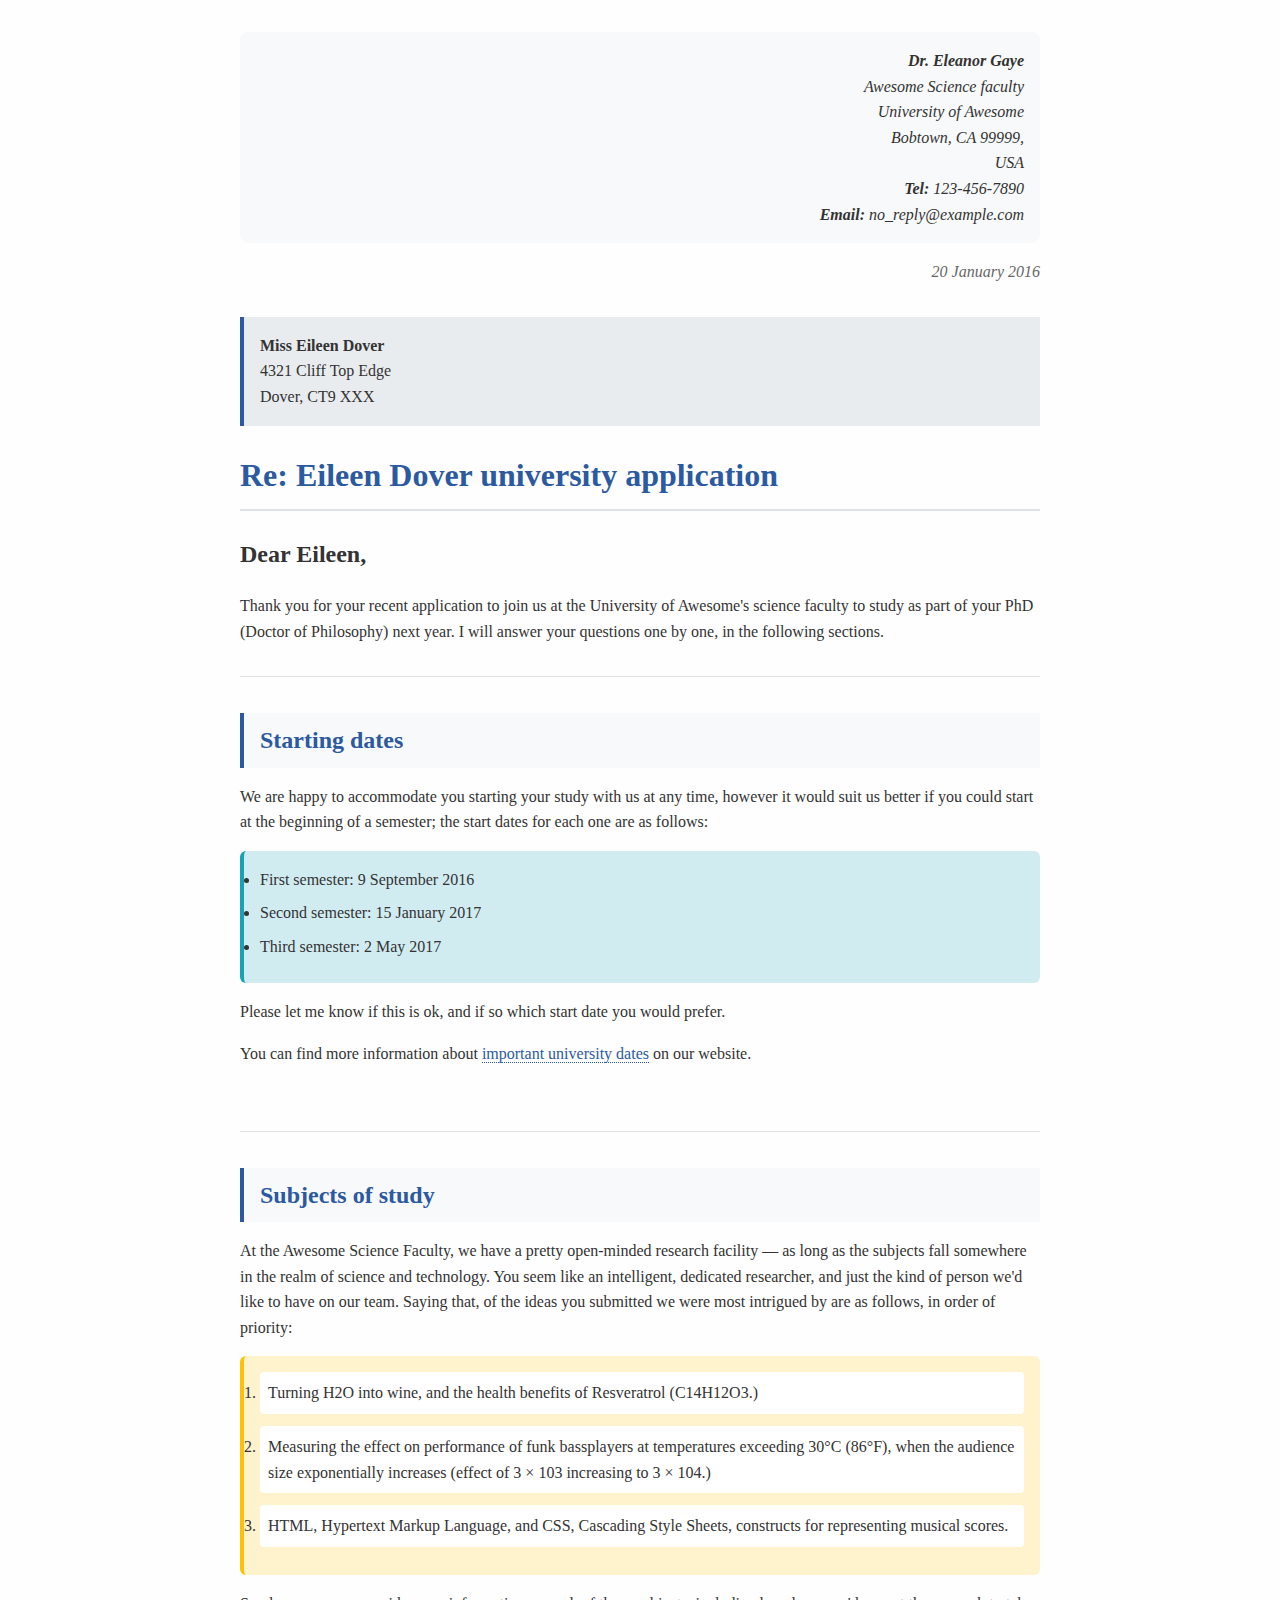
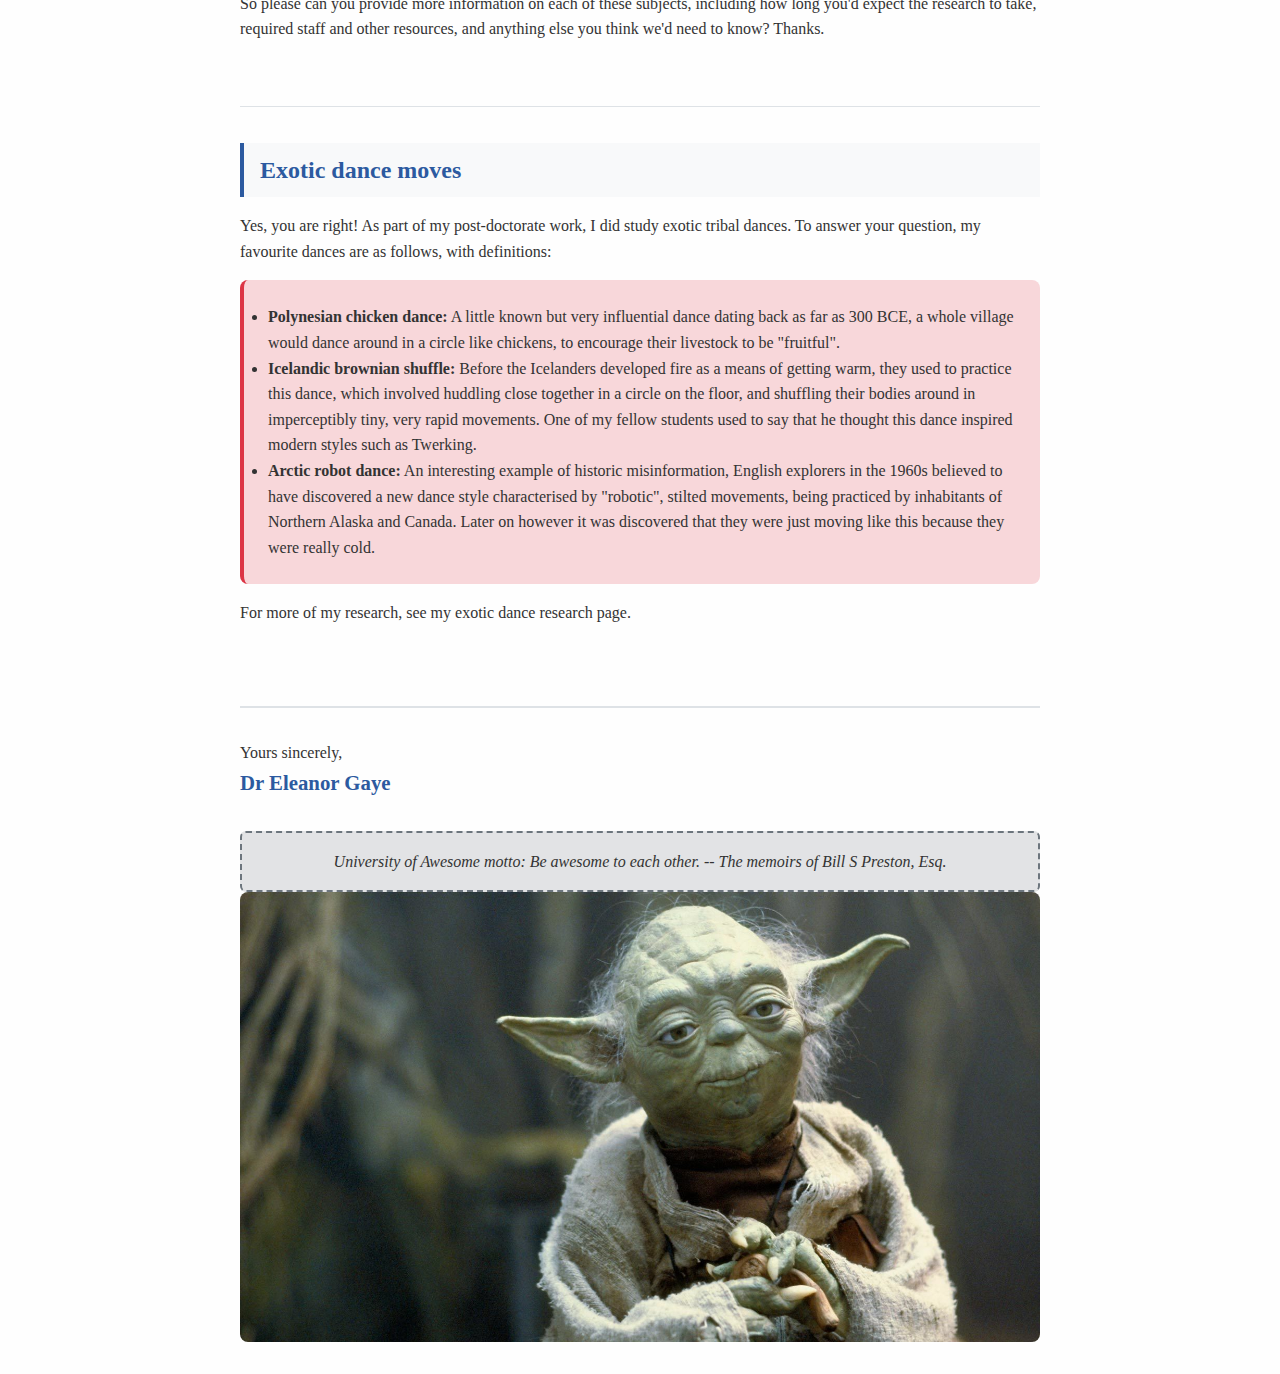
<file: index.html>
<html lang="en">
<head>
    <meta charset="UTF-8">
    <meta name="viewport" content="width=device-width, initial-scale=1.0">
    <title>Document</title>
</head>

<body class="letter-document">
    <link rel="stylesheet" href="style.css">
    
    <address class="sender-info">
        <!--break text into separate lines and bold "name" "tel" and "email"   -->

        <strong>Dr. Eleanor Gaye</strong><br>
        Awesome Science faculty<br>
        University of Awesome<br>
        Bobtown, CA 99999,<br>
        USA<br>
        <strong>Tel:</strong> 123-456-7890<br>
        <strong>Email:</strong> no_reply@example.com
    </address>
    <p class="letter-date">
        20 January 2016
    </p>
    <div class="recipient-info">
        <strong>Miss Eileen Dover</strong><br>
        4321 Cliff Top Edge<br>
        Dover, CT9 XXX
    </div>
    <h1 class="letter-subject">
        Re: Eileen Dover university application
    </h1>
    <h2>
        Dear Eileen,
    </h2>
    <p>
        Thank you for your recent application to join us at the University of Awesome's science faculty to study as part of your PhD (Doctor of Philosophy) next year. I will answer your questions one by one, in the following sections.
    </p>

    <section class="content-section">
        <h2 class="section-heading">Starting dates</h2>
        <p>We are happy to accommodate you starting your study with us at any time, however it would suit us better if you could start at the beginning of a semester; the start dates for each one are as follows:</p>
        <ul class="semester-dates">
            <li>First semester: 9 September 2016</li>
            <li>Second semester: 15 January 2017</li>
            <li>Third semester: 2 May 2017</li>
        </ul>
        <p>Please let me know if this is ok, and if so which start date you would prefer.</p>
        <p>You can find more information about <a class="letter-link" href="#">important university dates</a> on our website.</p>
    </section>

    <section class="content-section">
        <h2 class="section-heading">Subjects of study</h2>
        <p>At the Awesome Science Faculty, we have a pretty open-minded research facility — as long as the subjects fall somewhere in the realm of science and technology. You seem like an intelligent, dedicated researcher, and just the kind of person we'd like to have on our team. Saying that, of the ideas you submitted we were most intrigued by are as follows, in order of priority:</p>
        <ol class="priority-list">
            <li>Turning H2O into wine, and the health benefits of Resveratrol (C14H12O3.)</li>
            <li>Measuring the effect on performance of funk bassplayers at temperatures exceeding 30°C (86°F), when the audience size exponentially increases (effect of 3 × 103 increasing to 3 × 104.)</li>
            <li>HTML, Hypertext Markup Language, and CSS, Cascading Style Sheets, constructs for representing musical scores.</li>
        </ol>
        <p>So please can you provide more information on each of these subjects, including how long you'd expect the research to take, required staff and other resources, and anything else you think we'd need to know? Thanks.</p>
    </section>

    <section class="content-section">
        <h2 class="section-heading">Exotic dance moves</h2>
        <p>Yes, you are right! As part of my post-doctorate work, I did study exotic tribal dances. To answer your question, my favourite dances are as follows, with definitions:</p>
        <ul class="dance-definitions">
            <li><strong>Polynesian chicken dance:</strong> A little known but very influential dance dating back as far as 300 BCE, a whole village would dance around in a circle like chickens, to encourage their livestock to be "fruitful".</li>
            <li><strong>Icelandic brownian shuffle:</strong> Before the Icelanders developed fire as a means of getting warm, they used to practice this dance, which involved huddling close together in a circle on the floor, and shuffling their bodies around in imperceptibly tiny, very rapid movements. One of my fellow students used to say that he thought this dance inspired modern styles such as Twerking.</li>
            <li><strong>Arctic robot dance:</strong> An interesting example of historic misinformation, English explorers in the 1960s believed to have discovered a new dance style characterised by "robotic", stilted movements, being practiced by inhabitants of Northern Alaska and Canada. Later on however it was discovered that they were just moving like this because they were really cold.</li>
        </ul>
        <p>For more of my research, see my exotic dance research page.</p>
    </section>

    <footer class="letter-closing">
        Yours sincerely,
        <div class="signature">
            Dr Eleanor Gaye
        </div>
        <div class="university-motto">
            University of Awesome motto: Be awesome to each other. -- The memoirs of Bill S Preston, Esq.  
        </div>
    </footer>
    <img class="university-image" src="Yoda-Retina_2a7ecc26.jpeg" alt="Description of image">
</body>
</html>
</file>
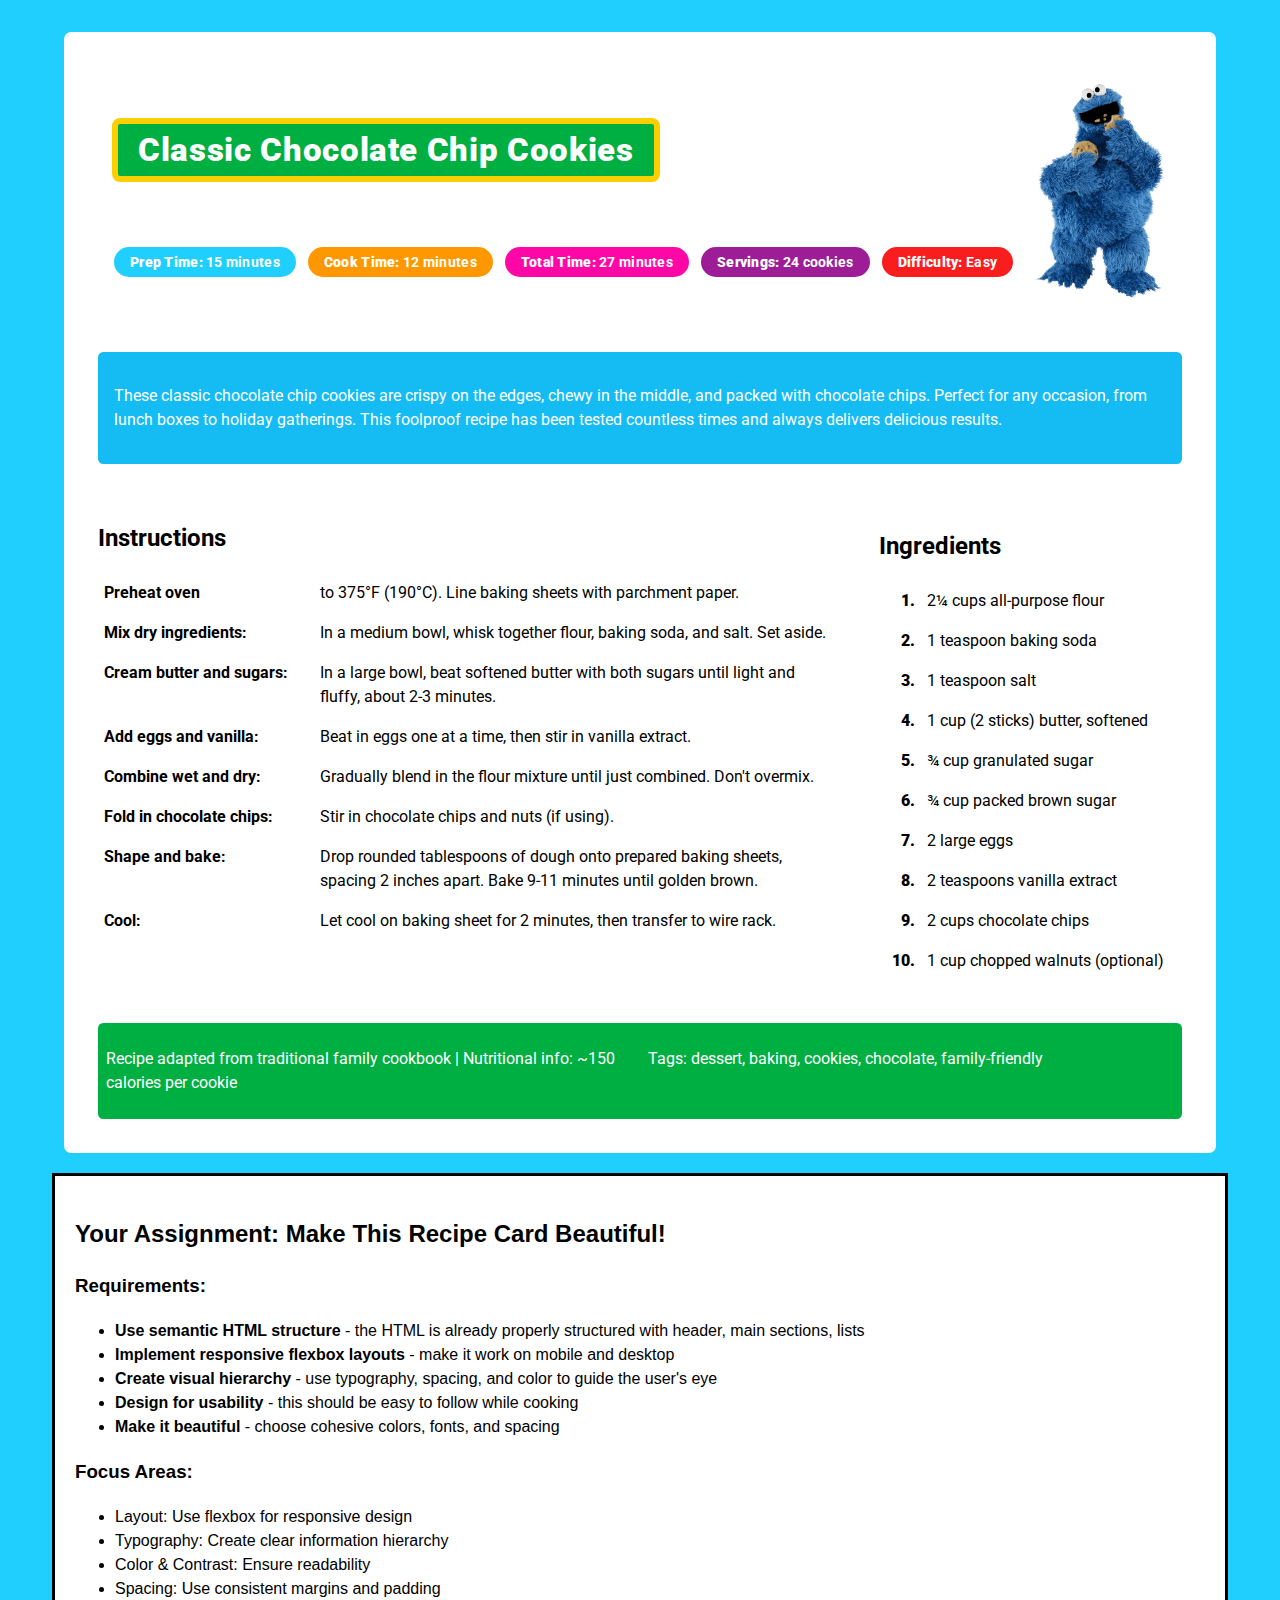
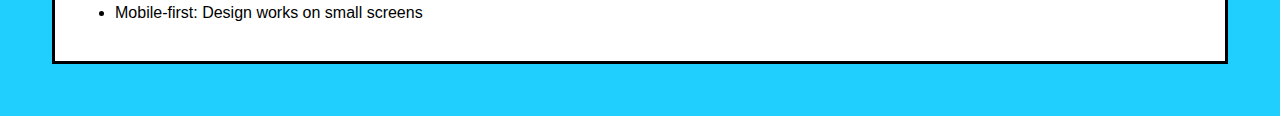
<file: tutorial_3/index.html>
<!DOCTYPE html>
<html lang="en">
<head>
    <meta charset="UTF-8">
    <meta name="viewport" content="width=device-width, initial-scale=1.0">
    <title>Recipe Card Assignment - Make This Beautiful!</title>
    <link rel="stylesheet" href="style.css">
</head>
<body>
    <div class="recipe-container">
        <!-- Recipe Header Section -->
        <header class="recipe-header">
            <h1 class="recipe-title">Classic Chocolate Chip Cookies</h1>
            
            <!-- Recipe Meta Information -->
            <section class="recipe-meta">
                <div class="meta-item">
                    <strong>Prep Time:</strong> 15 minutes
                </div>
                <div class="meta-item">
                    <strong>Cook Time:</strong> 12 minutes
                </div>
                <div class="meta-item">
                    <strong>Total Time:</strong> 27 minutes
                </div>
                <div class="meta-item">
                    <strong>Servings:</strong> 24 cookies
                </div>
                <div class="meta-item">
                    <strong>Difficulty:</strong> Easy
                </div>
            </section>

            <img src="Cookie-monster.webp" 
                 alt="Cookie monster holding a cookie" 
                 class="recipe-image">
        </header>

        

        <!-- Recipe Description -->
        <section class="recipe-description">
            <p>These classic chocolate chip cookies are crispy on the edges, chewy in the middle, and packed with chocolate chips. Perfect for any occasion, from lunch boxes to holiday gatherings. This foolproof recipe has been tested countless times and always delivers delicious results.</p>
        </section>

        <!-- Ingredients Section -->
        <section class="ingredients-section">
            <h2>Ingredients</h2>
            <ul class="ingredients-list">
                <li>2¼ cups all-purpose flour</li>
                <li>1 teaspoon baking soda</li>
                <li>1 teaspoon salt</li>
                <li>1 cup (2 sticks) butter, softened</li>
                <li>¾ cup granulated sugar</li>
                <li>¾ cup packed brown sugar</li>
                <li>2 large eggs</li>
                <li>2 teaspoons vanilla extract</li>
                <li>2 cups chocolate chips</li>
                <li>1 cup chopped walnuts (optional)</li>
            </ul>
        </section>

        <!-- Instructions Section -->
        <section class="instructions-section">
            <h2>Instructions</h2>
            <ol class="instructions-list">
                <li class="instruction-step">
                    <strong>Preheat oven</strong> to 375°F (190°C). Line baking sheets with parchment paper.
                </li>
                <li class="instruction-step">
                    <strong>Mix dry ingredients:</strong> In a medium bowl, whisk together flour, baking soda, and salt. Set aside.
                </li>
                <li class="instruction-step">
                    <strong>Cream butter and sugars:</strong> In a large bowl, beat softened butter with both sugars until light and fluffy, about 2-3 minutes.
                </li>
                <li class="instruction-step">
                    <strong>Add eggs and vanilla:</strong> Beat in eggs one at a time, then stir in vanilla extract.
                </li>
                <li class="instruction-step">
                    <strong>Combine wet and dry:</strong> Gradually blend in the flour mixture until just combined. Don't overmix.
                </li>
                <li class="instruction-step">
                    <strong>Fold in chocolate chips:</strong> Stir in chocolate chips and nuts (if using).
                </li>
                <li class="instruction-step">
                    <strong>Shape and bake:</strong> Drop rounded tablespoons of dough onto prepared baking sheets, spacing 2 inches apart. Bake 9-11 minutes until golden brown.
                </li>
                <li class="instruction-step">
                    <strong>Cool:</strong> Let cool on baking sheet for 2 minutes, then transfer to wire rack.
                </li>
            </ol>
        </section>

        <!-- Recipe Footer -->
        <footer class="recipe-footer">
            <p>Recipe adapted from traditional family cookbook | Nutritional info: ~150 calories per cookie</p>
            <p>Tags: dessert, baking, cookies, chocolate, family-friendly</p>
        </footer>
    </div>

    <!-- Assignment Instructions (remove this section when styling) -->
    <div style="background: white; border: 3px solid black; margin: 20px; padding: 20px; font-family: Arial;">
        <h2>Your Assignment: Make This Recipe Card Beautiful!</h2>
        <h3>Requirements:</h3>
        <ul>
            <li><strong>Use semantic HTML structure</strong> - the HTML is already properly structured with header, main sections, lists</li>
            <li><strong>Implement responsive flexbox layouts</strong> - make it work on mobile and desktop</li>
            <li><strong>Create visual hierarchy</strong> - use typography, spacing, and color to guide the user's eye</li>
            <li><strong>Design for usability</strong> - this should be easy to follow while cooking</li>
            <li><strong>Make it beautiful</strong> - choose cohesive colors, fonts, and spacing</li>
        </ul>
        <h3>Focus Areas:</h3>
        <ul>
            <li>Layout: Use flexbox for responsive design</li>
            <li>Typography: Create clear information hierarchy</li>
            <li>Color & Contrast: Ensure readability</li>
            <li>Spacing: Use consistent margins and padding</li>
            <li>Mobile-first: Design works on small screens</li>
        </ul>
    </div>
</body>
</html>
</file>
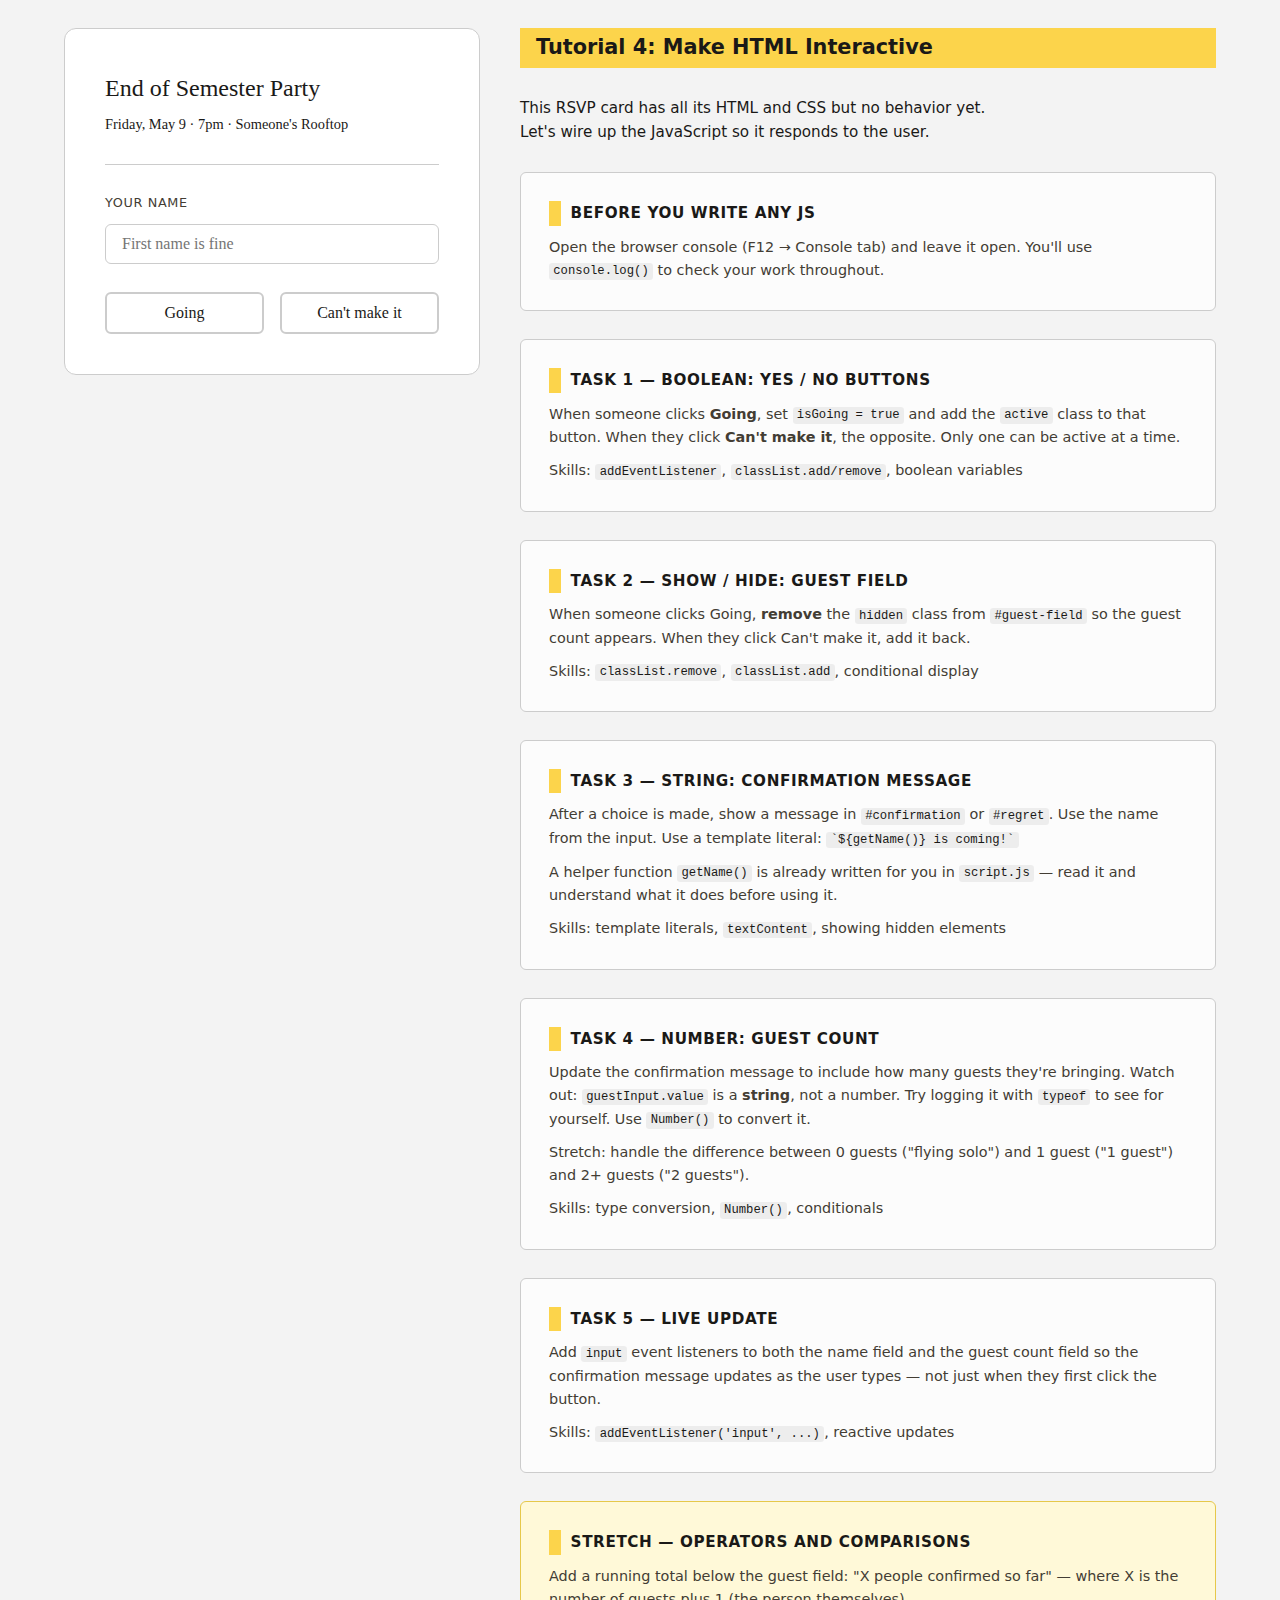
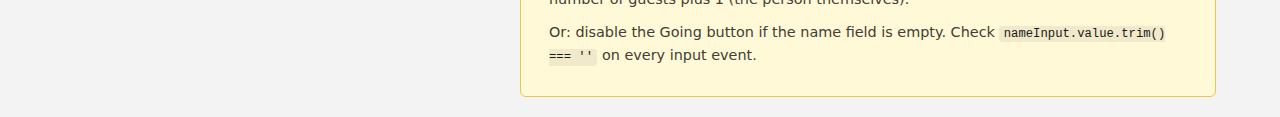
<file: tutorial_4/index.html>
<!DOCTYPE html>
<html lang="en">
<head>
  <meta charset="UTF-8">
  <meta name="viewport" content="width=device-width, initial-scale=1.0">
  <title>Tutorial 4: JavaScript Fundamentals</title>
  <link rel="stylesheet" href="style.css">
</head>
<body>

  <div class="page">

    <!-- ── left: the RSVP card ──────────────────────────────── -->
    <div class="card" id="rsvp-card">

      <div class="event-header">
        <h1 class="event-title">End of Semester Party</h1>
        <p class="event-meta">Friday, May 9 &middot; 7pm &middot; Someone's Rooftop</p>
      </div>

      <!-- string: name -->
      <div class="field">
        <label for="name-input">Your name</label>
        <input type="text" id="name-input" placeholder="First name is fine">
      </div>

      <!-- boolean: going or not -->
      <div class="rsvp-buttons">
        <button class="btn btn-yes" id="btn-yes">Going</button>
        <button class="btn btn-no"  id="btn-no">Can't make it</button>
      </div>

      <!-- number: guest count, hidden until yes -->
      <div class="guest-field hidden" id="guest-field">
        <label for="guest-input">Bringing anyone?</label>
        <input type="number" id="guest-input" value="0" min="0" max="10">
        <!-- 
          Note: type="number" still gives you a STRING from .value
          You have to convert it. We'll see this below.
        -->
      </div>

      <!-- confirmation messages, hidden until a choice is made -->
      <div class="confirmation hidden" id="confirmation"></div>
      <div class="regret     hidden" id="regret"></div>

    </div>

    <!-- ── right: tasks panel ───────────────────────────────── -->
    <aside class="tasks-panel">

      <h2>Tutorial 4: Make HTML Interactive</h2>
      <p class="intro">
        This RSVP card has all its HTML and CSS but no behavior yet. <br />
        Let's wire up the JavaScript so it responds to the user.
      </p>

      <div class="task-group">
        <h3>Before you write any JS</h3>
        <p>Open the browser console (F12 → Console tab) and leave it open. 
           You'll use <code>console.log()</code> to check your work throughout.</p>
      </div>

      <div class="task-group">
        <h3>Task 1 — Boolean: Yes / No buttons</h3>
        <p>
          When someone clicks <strong>Going</strong>, set <code>isGoing = true</code>
          and add the <code>active</code> class to that button.
          When they click <strong>Can't make it</strong>, the opposite.
          Only one can be active at a time.
        </p>
        <p>Skills: <code>addEventListener</code>, <code>classList.add/remove</code>, boolean variables</p>
      </div>

      <div class="task-group">
        <h3>Task 2 — Show / hide: guest field</h3>
        <p>
          When someone clicks Going, <strong>remove</strong> the <code>hidden</code> class
          from <code>#guest-field</code> so the guest count appears.
          When they click Can't make it, add it back.
        </p>
        <p>Skills: <code>classList.remove</code>, <code>classList.add</code>, conditional display</p>
      </div>

      <div class="task-group">
        <h3>Task 3 — String: confirmation message</h3>
        <p>
          After a choice is made, show a message in <code>#confirmation</code> or 
          <code>#regret</code>. Use the name from the input.
          Use a template literal: <code>`${getName()} is coming!`</code>
        </p>
        <p>
          A helper function <code>getName()</code> is already written for you in 
          <code>script.js</code> — read it and understand what it does before using it.
        </p>
        <p>Skills: template literals, <code>textContent</code>, showing hidden elements</p>
      </div>

      <div class="task-group">
        <h3>Task 4 — Number: guest count</h3>
        <p>
          Update the confirmation message to include how many guests they're bringing.
          Watch out: <code>guestInput.value</code> is a <strong>string</strong>, not a number.
          Try logging it with <code>typeof</code> to see for yourself.
          Use <code>Number()</code> to convert it.
        </p>
        <p>
          Stretch: handle the difference between 0 guests ("flying solo") and 
          1 guest ("1 guest") and 2+ guests ("2 guests").
        </p>
        <p>Skills: type conversion, <code>Number()</code>, conditionals</p>
      </div>

      <div class="task-group">
        <h3>Task 5 — Live update</h3>
        <p>
          Add <code>input</code> event listeners to both the name field and the guest
          count field so the confirmation message updates as the user types —
          not just when they first click the button.
        </p>
        <p>Skills: <code>addEventListener('input', ...)</code>, reactive updates</p>
      </div>

      <div class="task-group task-stretch">
        <h3>Stretch — Operators and comparisons</h3>
        <p>
          Add a running total below the guest field: 
          "X people confirmed so far" — where X is the number of guests plus 1 (the person themselves).
        </p>
        <p>
          Or: disable the Going button if the name field is empty.
          Check <code>nameInput.value.trim() === ''</code> on every input event.
        </p>
      </div>

    </aside>

  </div>

  <script src="script.js"></script>
</body>
</html>
</file>
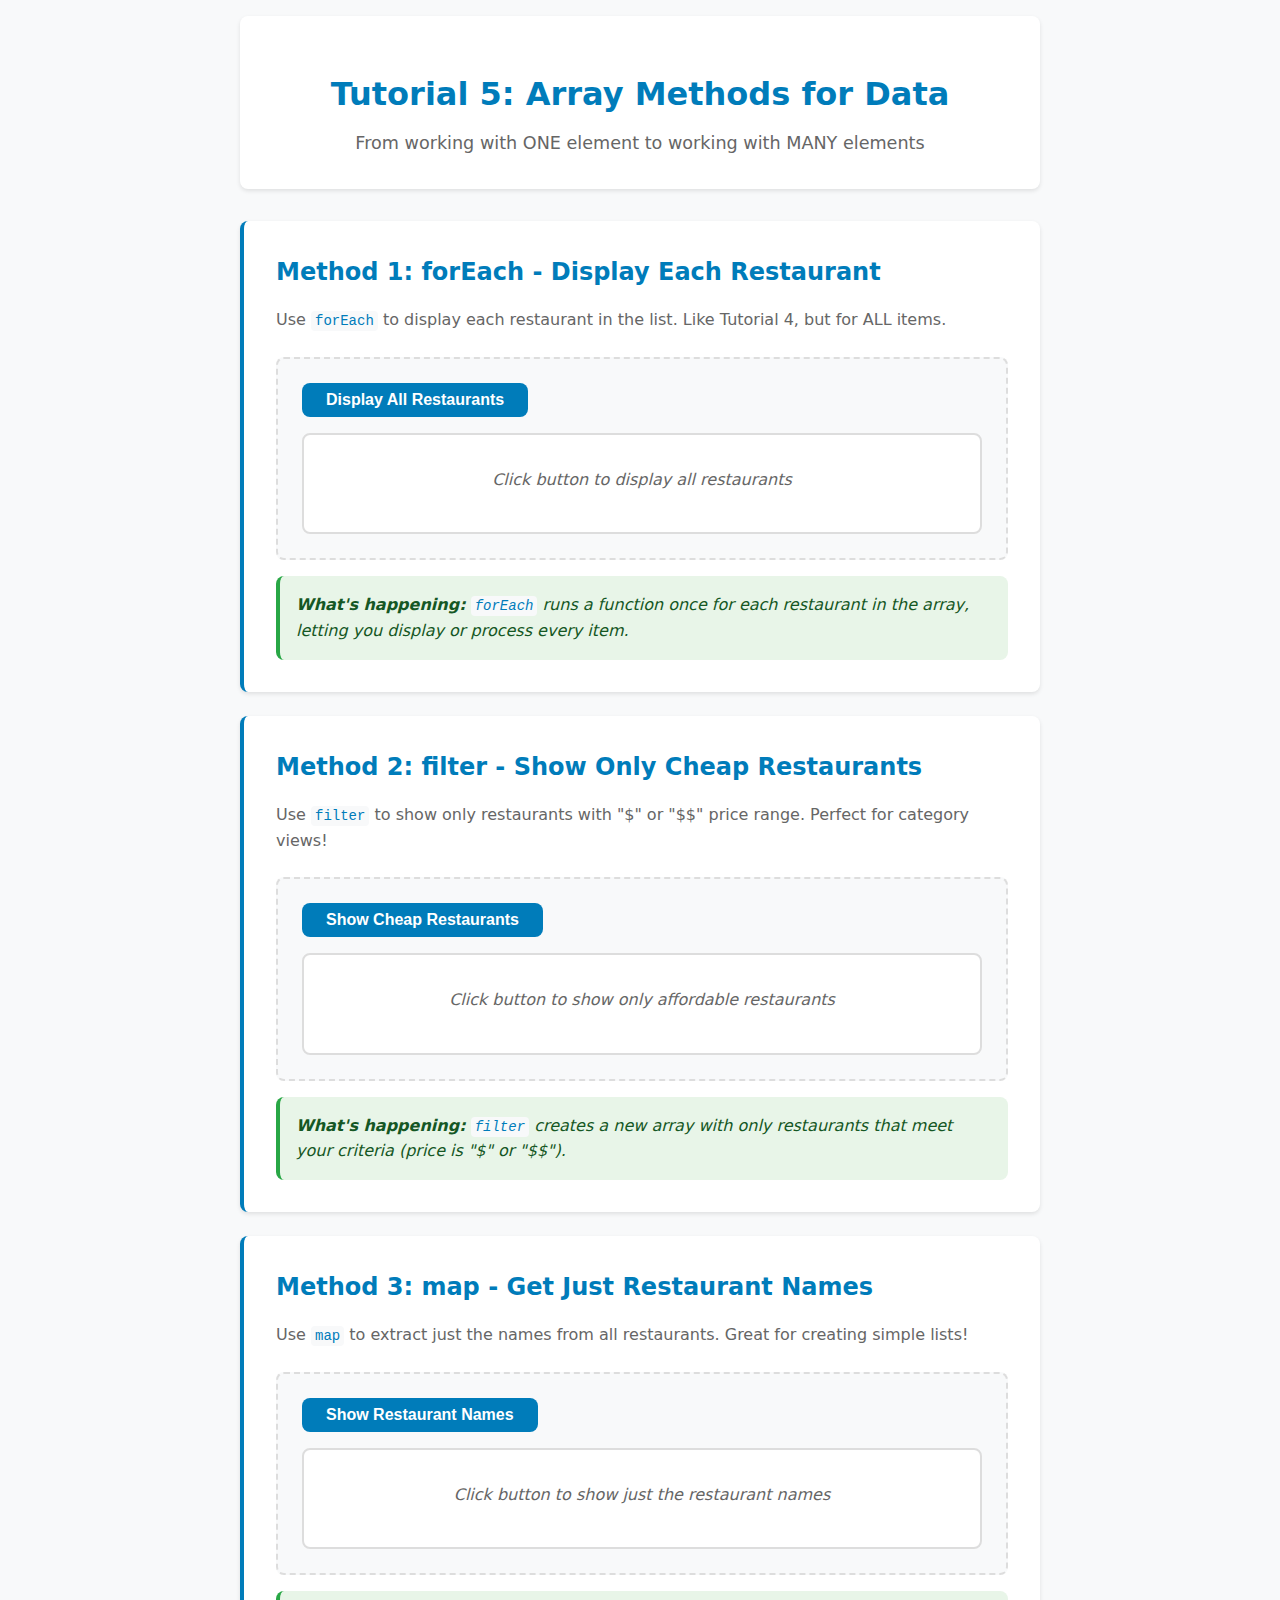
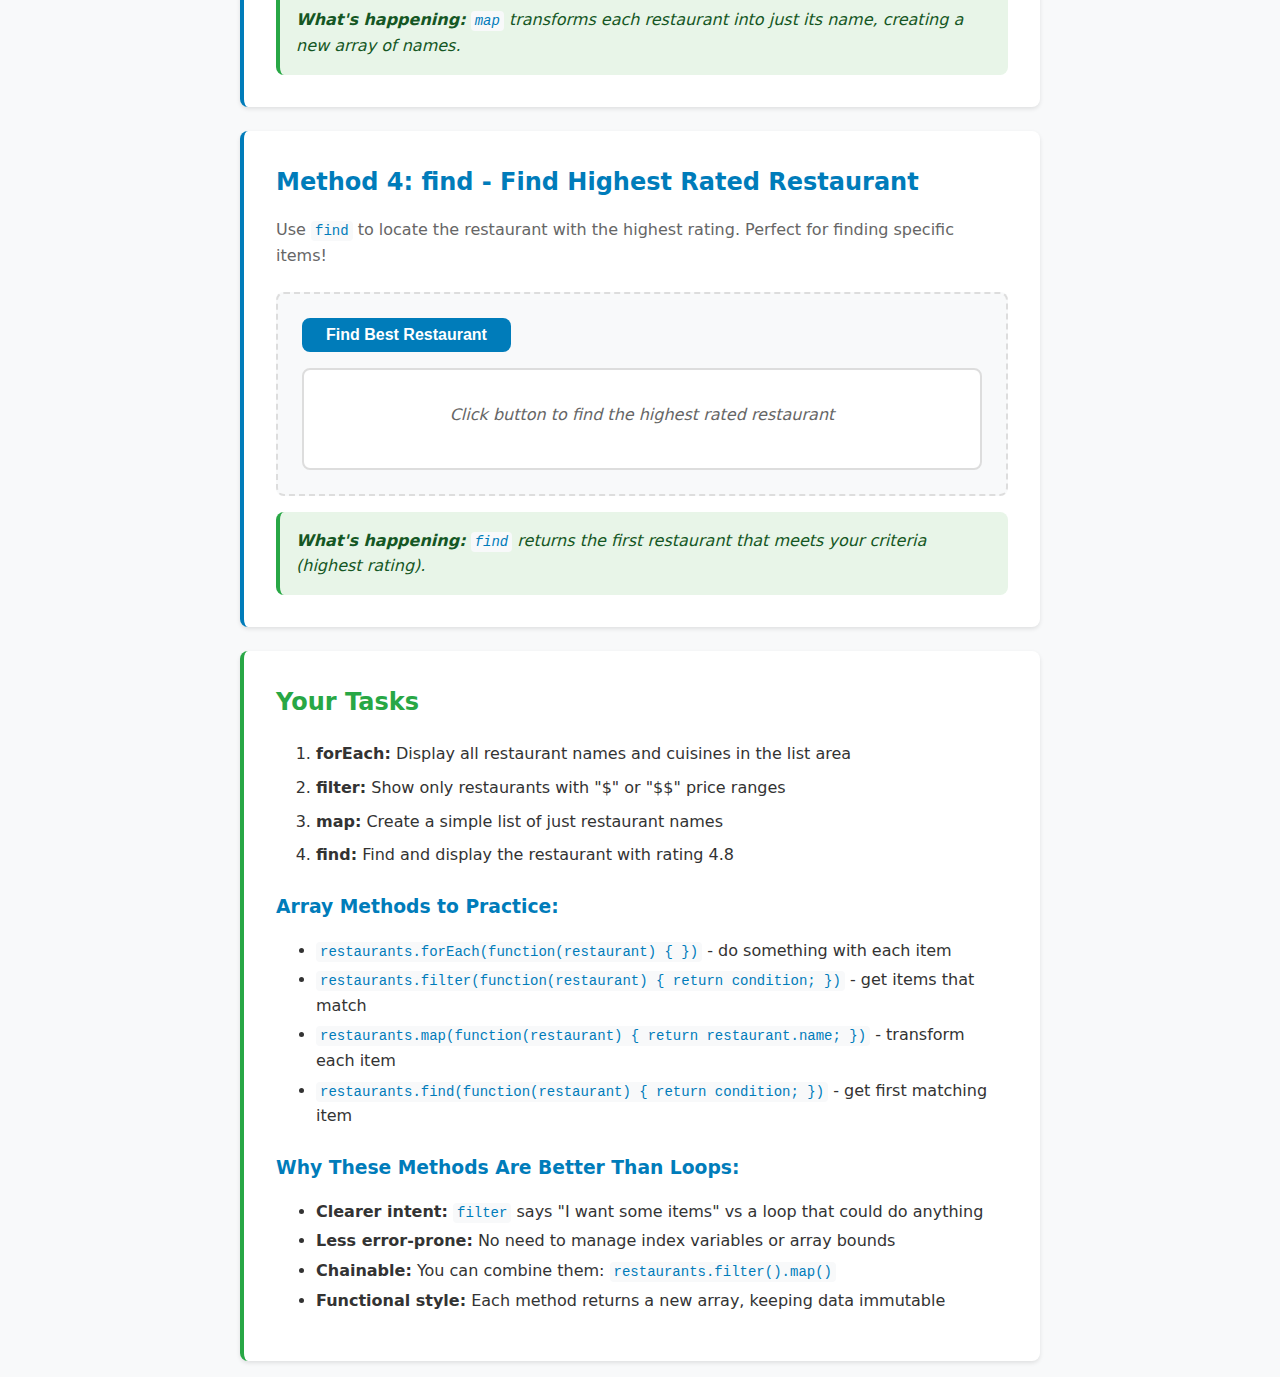
<file: tutorial_5/index.html>
<!DOCTYPE html>
<html lang="en">
<head>
    <meta charset="UTF-8">
    <meta name="viewport" content="width=device-width, initial-scale=1.0">
    <title>Tutorial 5: Array Methods for Data</title>
    <link rel="stylesheet" href="style.css">
</head>
<body>
    <div class="container">
        <header>
            <h1>Tutorial 5: Array Methods for Data</h1>
            <p>From working with ONE element to working with MANY elements</p>
        </header>

        <!-- Method 1: forEach - Do something to each item -->
        <section class="method-section">
            <h2>Method 1: forEach - Display Each Restaurant</h2>
            <p>Use <code>forEach</code> to display each restaurant in the list. Like Tutorial 4, but for ALL items.</p>
            
            <div class="demo-area">
                <button id="display-button" class="method-button">Display All Restaurants</button>
                <div id="restaurant-list" class="result-area">
                    <p class="placeholder">Click button to display all restaurants</p>
                </div>
            </div>
            
            <div class="explanation">
                <p><strong>What's happening:</strong> <code>forEach</code> runs a function once for each restaurant in the array, letting you display or process every item.</p>
            </div>
        </section>

        <!-- Method 2: filter - Show only items that match criteria -->
        <section class="method-section">
            <h2>Method 2: filter - Show Only Cheap Restaurants</h2>
            <p>Use <code>filter</code> to show only restaurants with "$" or "$$" price range. Perfect for category views!</p>
            
            <div class="demo-area">
                <button id="filter-button" class="method-button">Show Cheap Restaurants</button>
                <div id="filtered-list" class="result-area">
                    <p class="placeholder">Click button to show only affordable restaurants</p>
                </div>
            </div>
            
            <div class="explanation">
                <p><strong>What's happening:</strong> <code>filter</code> creates a new array with only restaurants that meet your criteria (price is "$" or "$$").</p>
            </div>
        </section>

        <!-- Method 3: map - Transform data to get specific information -->
        <section class="method-section">
            <h2>Method 3: map - Get Just Restaurant Names</h2>
            <p>Use <code>map</code> to extract just the names from all restaurants. Great for creating simple lists!</p>
            
            <div class="demo-area">
                <button id="map-button" class="method-button">Show Restaurant Names</button>
                <div id="mapped-list" class="result-area">
                    <p class="placeholder">Click button to show just the restaurant names</p>
                </div>
            </div>
            
            <div class="explanation">
                <p><strong>What's happening:</strong> <code>map</code> transforms each restaurant into just its name, creating a new array of names.</p>
            </div>
        </section>

        <!-- Method 4: find - Get one specific item -->
        <section class="method-section">
            <h2>Method 4: find - Find Highest Rated Restaurant</h2>
            <p>Use <code>find</code> to locate the restaurant with the highest rating. Perfect for finding specific items!</p>
            
            <div class="demo-area">
                <button id="find-button" class="method-button">Find Best Restaurant</button>
                <div id="found-item" class="result-area">
                    <p class="placeholder">Click button to find the highest rated restaurant</p>
                </div>
            </div>
            
            <div class="explanation">
                <p><strong>What's happening:</strong> <code>find</code> returns the first restaurant that meets your criteria (highest rating).</p>
            </div>
        </section>

        <!-- Tutorial Instructions -->
        <section class="tutorial-instructions">
            <h2>Your Tasks</h2>
            <ol>
                <li><strong>forEach:</strong> Display all restaurant names and cuisines in the list area</li>
                <li><strong>filter:</strong> Show only restaurants with "$" or "$$" price ranges</li>
                <li><strong>map:</strong> Create a simple list of just restaurant names</li>
                <li><strong>find:</strong> Find and display the restaurant with rating 4.8</li>
            </ol>
            
            <h3>Array Methods to Practice:</h3>
            <ul>
                <li><code>restaurants.forEach(function(restaurant) { })</code> - do something with each item</li>
                <li><code>restaurants.filter(function(restaurant) { return condition; })</code> - get items that match</li>
                <li><code>restaurants.map(function(restaurant) { return restaurant.name; })</code> - transform each item</li>
                <li><code>restaurants.find(function(restaurant) { return condition; })</code> - get first matching item</li>
            </ul>
            
            <h3>Why These Methods Are Better Than Loops:</h3>
            <ul>
                <li><strong>Clearer intent:</strong> <code>filter</code> says "I want some items" vs a loop that could do anything</li>
                <li><strong>Less error-prone:</strong> No need to manage index variables or array bounds</li>
                <li><strong>Chainable:</strong> You can combine them: <code>restaurants.filter().map()</code></li>
                <li><strong>Functional style:</strong> Each method returns a new array, keeping data immutable</li>
            </ul>
        </section>
    </div>

    <script src="script.js" defer></script>
</body>
</html>
</file>
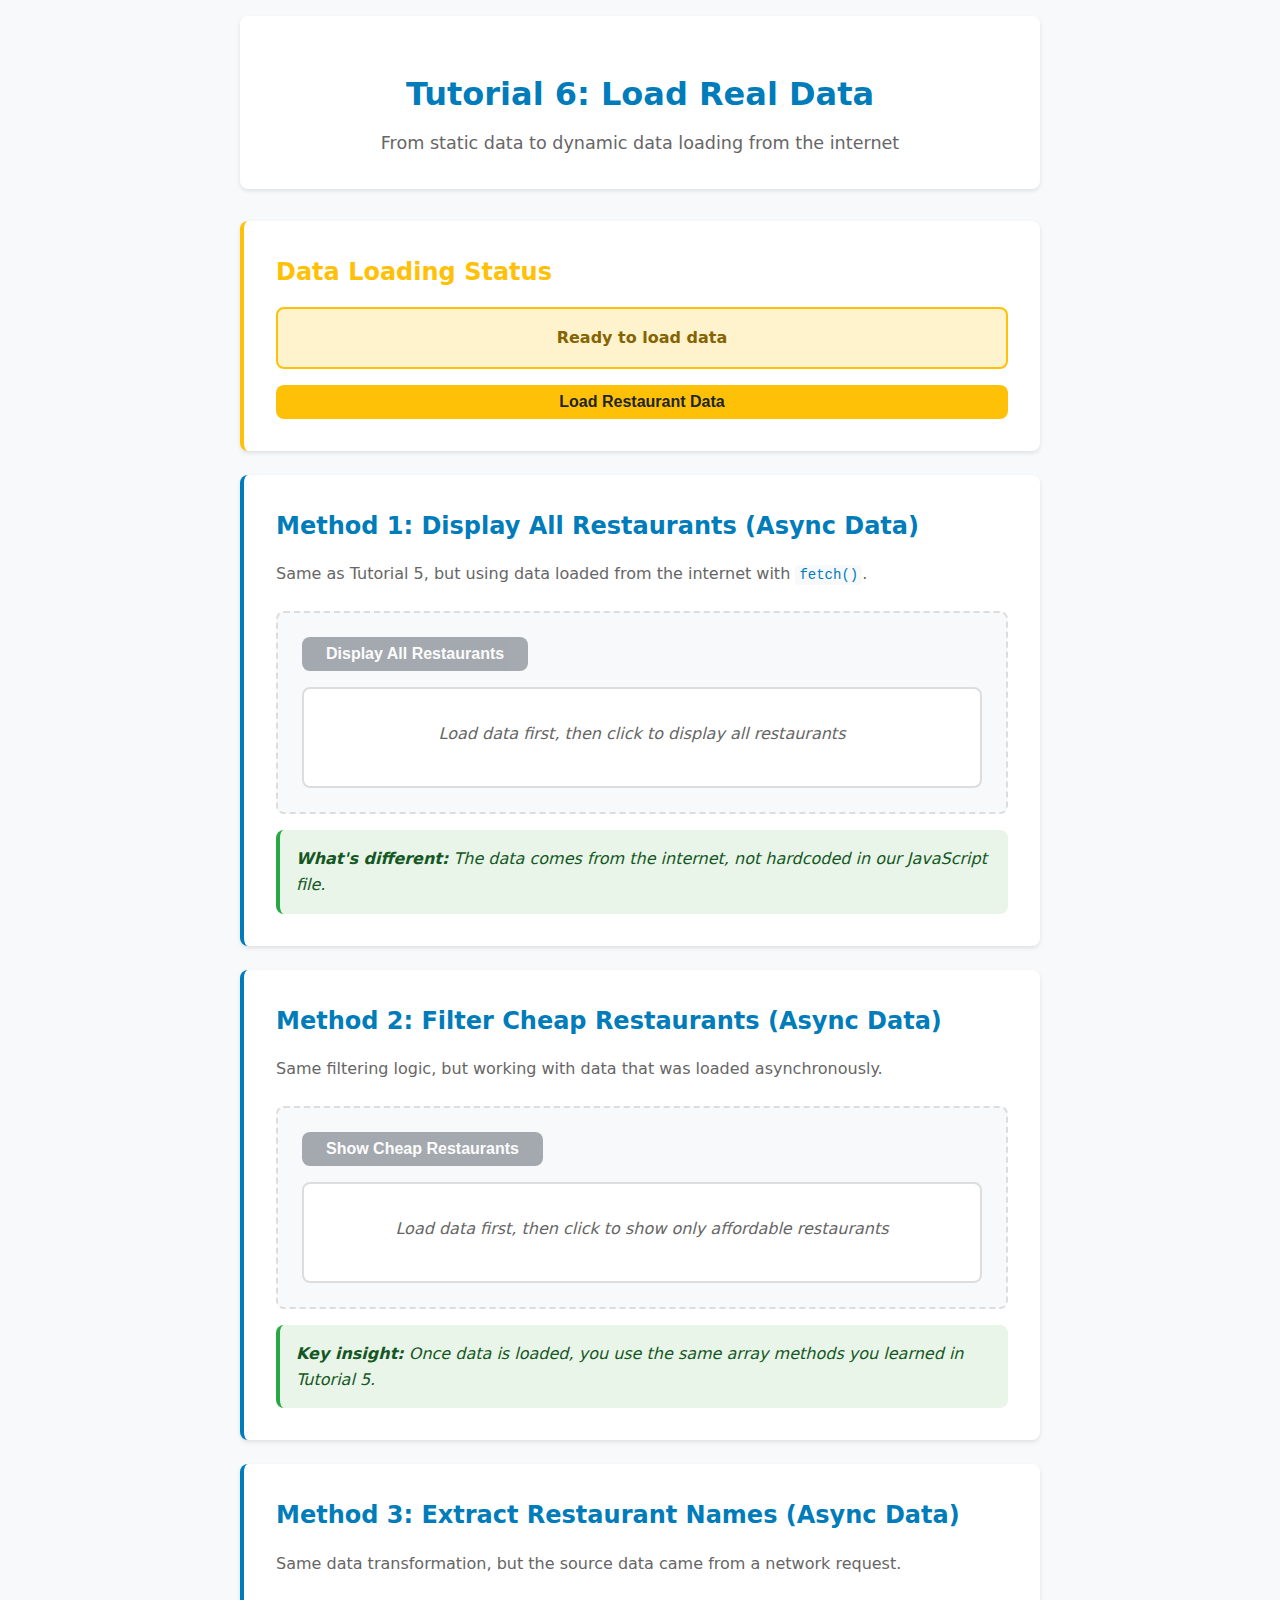
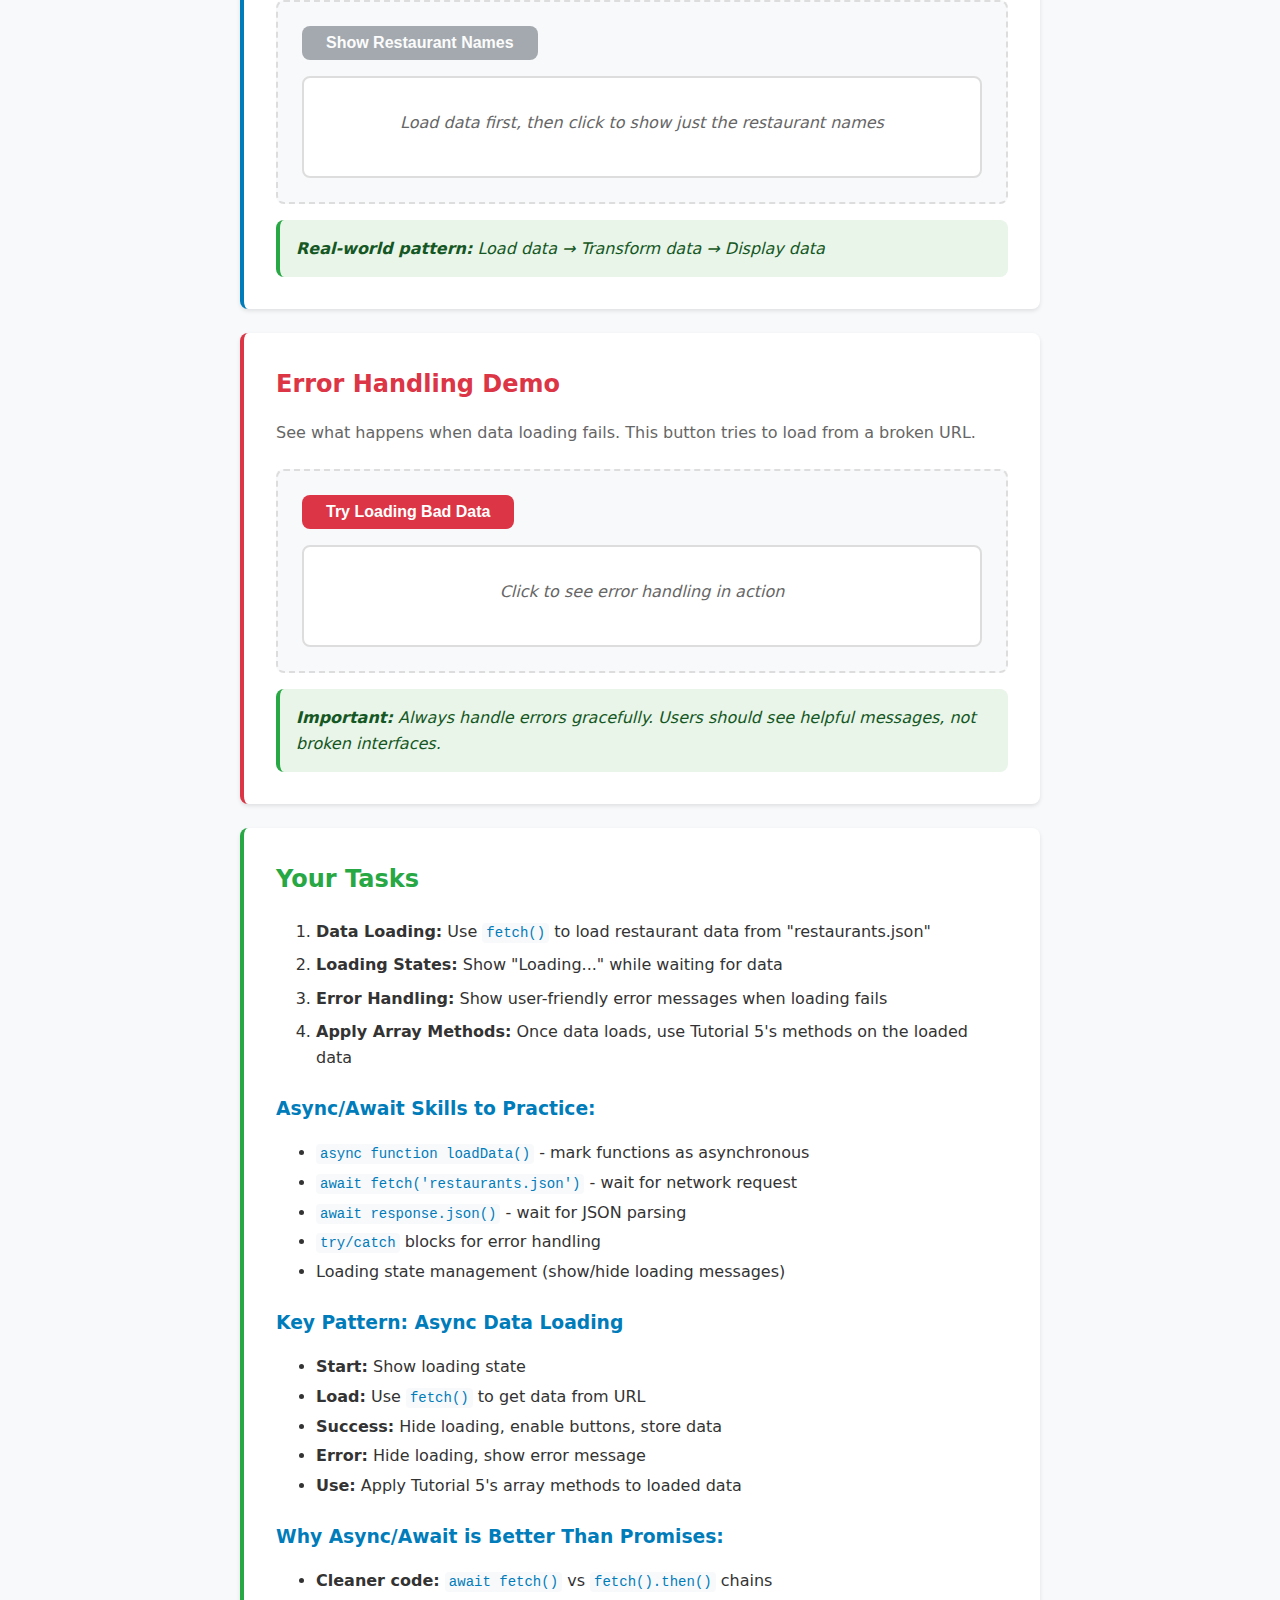
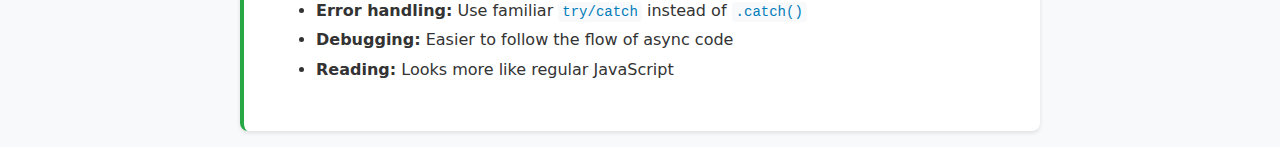
<file: tutorial_6/index.html>
<!DOCTYPE html>
<html lang="en">
<head>
    <meta charset="UTF-8">
    <meta name="viewport" content="width=device-width, initial-scale=1.0">
    <title>Tutorial 6: Load Real Data</title>
    <link rel="stylesheet" href="style.css">
</head>
<body>
    <div class="container">
        <header>
            <h1>Tutorial 6: Load Real Data</h1>
            <p>From static data to dynamic data loading from the internet</p>
        </header>

        <!-- Loading Status Section -->
        <section class="status-section">
            <h2>Data Loading Status</h2>
            <div id="loading-status" class="status-display">
                <p class="status-message">Ready to load data</p>
            </div>
            <button id="load-data-button" class="load-button">Load Restaurant Data</button>
        </section>

        <!-- Same functionality as Tutorial 5, but with async data -->
        
        <!-- Method 1: forEach with loaded data -->
        <section class="method-section">
            <h2>Method 1: Display All Restaurants (Async Data)</h2>
            <p>Same as Tutorial 5, but using data loaded from the internet with <code>fetch()</code>.</p>
            
            <div class="demo-area">
                <button id="display-button" class="method-button" disabled>Display All Restaurants</button>
                <div id="restaurant-list" class="result-area">
                    <p class="placeholder">Load data first, then click to display all restaurants</p>
                </div>
            </div>
            
            <div class="explanation">
                <p><strong>What's different:</strong> The data comes from the internet, not hardcoded in our JavaScript file.</p>
            </div>
        </section>

        <!-- Method 2: filter with loaded data -->
        <section class="method-section">
            <h2>Method 2: Filter Cheap Restaurants (Async Data)</h2>
            <p>Same filtering logic, but working with data that was loaded asynchronously.</p>
            
            <div class="demo-area">
                <button id="filter-button" class="method-button" disabled>Show Cheap Restaurants</button>
                <div id="filtered-list" class="result-area">
                    <p class="placeholder">Load data first, then click to show only affordable restaurants</p>
                </div>
            </div>
            
            <div class="explanation">
                <p><strong>Key insight:</strong> Once data is loaded, you use the same array methods you learned in Tutorial 5.</p>
            </div>
        </section>

        <!-- Method 3: map with loaded data -->
        <section class="method-section">
            <h2>Method 3: Extract Restaurant Names (Async Data)</h2>
            <p>Same data transformation, but the source data came from a network request.</p>
            
            <div class="demo-area">
                <button id="map-button" class="method-button" disabled>Show Restaurant Names</button>
                <div id="mapped-list" class="result-area">
                    <p class="placeholder">Load data first, then click to show just the restaurant names</p>
                </div>
            </div>
            
            <div class="explanation">
                <p><strong>Real-world pattern:</strong> Load data → Transform data → Display data</p>
            </div>
        </section>

        <!-- Error Handling Demo -->
        <section class="method-section error-demo">
            <h2>Error Handling Demo</h2>
            <p>See what happens when data loading fails. This button tries to load from a broken URL.</p>
            
            <div class="demo-area">
                <button id="error-button" class="error-button">Try Loading Bad Data</button>
                <div id="error-display" class="result-area">
                    <p class="placeholder">Click to see error handling in action</p>
                </div>
            </div>
            
            <div class="explanation">
                <p><strong>Important:</strong> Always handle errors gracefully. Users should see helpful messages, not broken interfaces.</p>
            </div>
        </section>

        <!-- Tutorial Instructions -->
        <section class="tutorial-instructions">
            <h2>Your Tasks</h2>
            <ol>
                <li><strong>Data Loading:</strong> Use <code>fetch()</code> to load restaurant data from "restaurants.json"</li>
                <li><strong>Loading States:</strong> Show "Loading..." while waiting for data</li>
                <li><strong>Error Handling:</strong> Show user-friendly error messages when loading fails</li>
                <li><strong>Apply Array Methods:</strong> Once data loads, use Tutorial 5's methods on the loaded data</li>
            </ol>
            
            <h3>Async/Await Skills to Practice:</h3>
            <ul>
                <li><code>async function loadData()</code> - mark functions as asynchronous</li>
                <li><code>await fetch('restaurants.json')</code> - wait for network request</li>
                <li><code>await response.json()</code> - wait for JSON parsing</li>
                <li><code>try/catch</code> blocks for error handling</li>
                <li>Loading state management (show/hide loading messages)</li>
            </ul>
            
            <h3>Key Pattern: Async Data Loading</h3>
            <ul>
                <li><strong>Start:</strong> Show loading state</li>
                <li><strong>Load:</strong> Use <code>fetch()</code> to get data from URL</li>
                <li><strong>Success:</strong> Hide loading, enable buttons, store data</li>
                <li><strong>Error:</strong> Hide loading, show error message</li>
                <li><strong>Use:</strong> Apply Tutorial 5's array methods to loaded data</li>
            </ul>
            
            <h3>Why Async/Await is Better Than Promises:</h3>
            <ul>
                <li><strong>Cleaner code:</strong> <code>await fetch()</code> vs <code>fetch().then()</code> chains</li>
                <li><strong>Error handling:</strong> Use familiar <code>try/catch</code> instead of <code>.catch()</code></li>
                <li><strong>Debugging:</strong> Easier to follow the flow of async code</li>
                <li><strong>Reading:</strong> Looks more like regular JavaScript</li>
            </ul>
        </section>
    </div>

    <script src="script.js"></script>
</body>
</html>
</file>
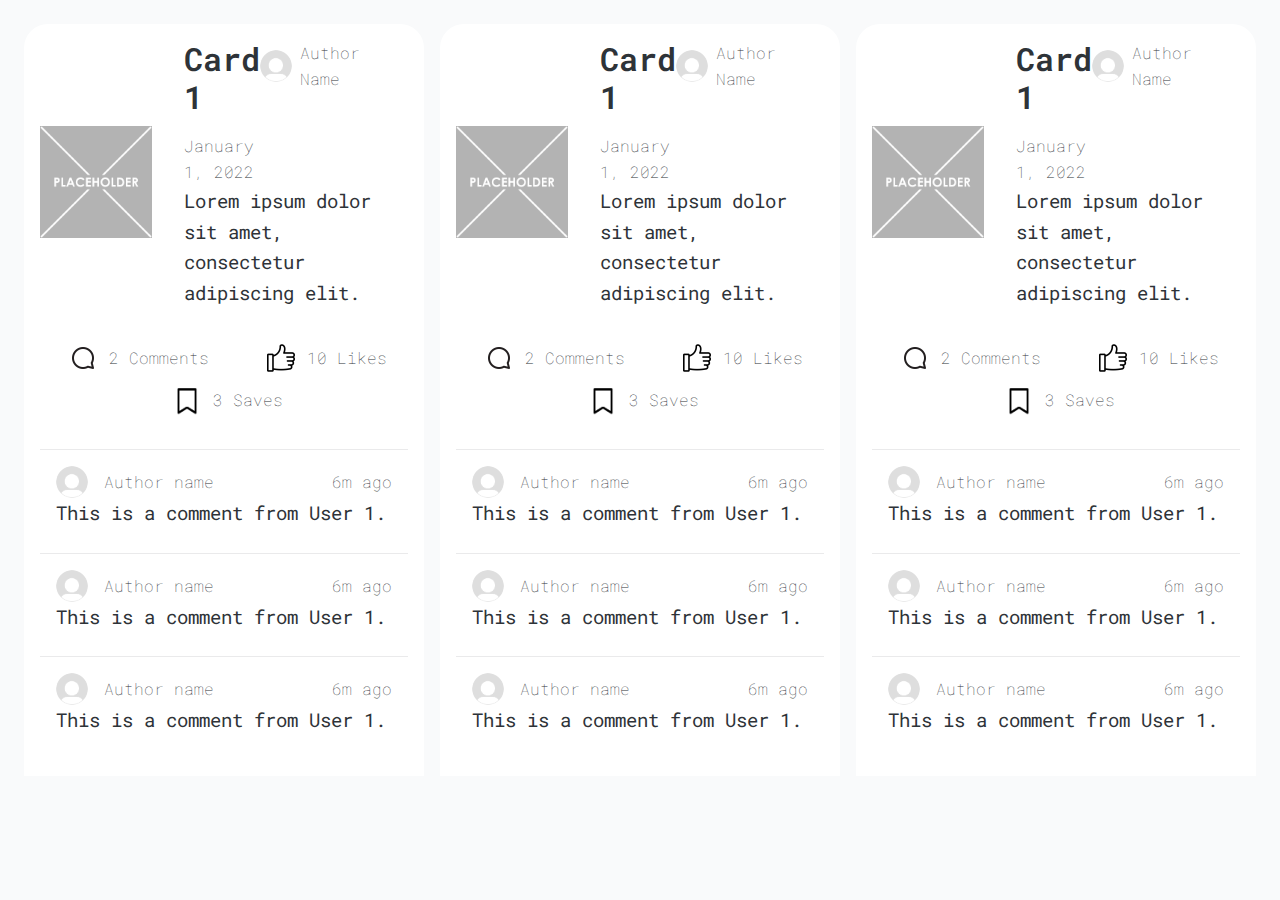
<file: tutorial_2/tutorial_2.html>
<!DOCTYPE html>
<html lang="en">
<head>
  <meta charset="UTF-8">
  <meta name="viewport" content="width=device-width, initial-scale=1.0">
  <title>Tutorial 3: Grid Layout</title>
  <link rel="stylesheet" href="style.css">
</head>
<body class="page-layout">
  <div class="card card-1">
    <div class="card-image-container"> 
      <img class="card-image" src="card1-image.png" alt="Card 1 Image">
    </div>
    <header class="header">
      <div class="title">
        <h2>Card 1</h2>
        <time class="date" datetime="2022-01-01">January 1, 2022</time>
      </div>

      <div class="author">
        <img src="user1-icon.png" alt="Author">
        <p>Author Name</p>
      </div>
      
      <p class="body">Lorem ipsum dolor sit amet, consectetur adipiscing elit.</p>
    </header>
    
    <div class="interactions">
      <div class="interaction-item">
        <button><img src="comment-icon.png" alt="Comment"></button><p>2 Comments</p>
      </div>
      <div class="interaction-item">
        <button><img src="like-icon.webp" alt="Like"></button><p>10 Likes</p>
      </div>
      <div class="interaction-item">
        <button><img src="bookmark-icon.webp" alt="Save"></button><p>3 Saves</p>
      </div>
    </div>

    <section class="comments">
      <div class="comment">
        <div class="comment-header">
          <img src="user1-icon.png" alt="User 1">
          <p class="author_name">Author name</p>
          <time>6m ago</time>
        </div>
        <p class="body">This is a comment from User 1.</p>
      </div>

      <div class="comment">
        <div class="comment-header">
          <img src="user1-icon.png" alt="User 1">
          <p class="author_name">Author name</p>
          <time>6m ago</time>
        </div>
        <p class="body">This is a comment from User 1.</p>
      </div>

      <div class="comment">
        <div class="comment-header">
          <img src="user1-icon.png" alt="User 1">
          <p class="author_name">Author name</p>
          <time>6m ago</time>
        </div>
        <p class="body">This is a comment from User 1.</p>
      </div>
    </section>
  </div>

  <div class="card card-1">
    <div class="card-image-container"> 
      <img class="card-image" src="card1-image.png" alt="Card 1 Image">
    </div>
    <header class="header">
      <div class="title">
        <h2>Card 1</h2>
        <time class="date" datetime="2022-01-01">January 1, 2022</time>
      </div>

      <div class="author">
        <img src="user1-icon.png" alt="Author">
        <p>Author Name</p>
      </div>
      
      <p class="body">Lorem ipsum dolor sit amet, consectetur adipiscing elit.</p>
    </header>
    
    <div class="interactions">
      <div class="interaction-item">
        <button><img src="comment-icon.png" alt="Comment"></button><p>2 Comments</p>
      </div>
      <div class="interaction-item">
        <button><img src="like-icon.webp" alt="Like"></button><p>10 Likes</p>
      </div>
      <div class="interaction-item">
        <button><img src="bookmark-icon.webp" alt="Save"></button><p>3 Saves</p>
      </div>
    </div>

    <section class="comments">
      <div class="comment">
        <div class="comment-header">
          <img src="user1-icon.png" alt="User 1">
          <p class="author_name">Author name</p>
          <time>6m ago</time>
        </div>
        <p class="body">This is a comment from User 1.</p>
      </div>

      <div class="comment">
        <div class="comment-header">
          <img src="user1-icon.png" alt="User 1">
          <p class="author_name">Author name</p>
          <time>6m ago</time>
        </div>
        <p class="body">This is a comment from User 1.</p>
      </div>

      <div class="comment">
        <div class="comment-header">
          <img src="user1-icon.png" alt="User 1">
          <p class="author_name">Author name</p>
          <time>6m ago</time>
        </div>
        <p class="body">This is a comment from User 1.</p>
      </div>
    </section>
  </div>

  <div class="card card-1">
    <div class="card-image-container"> 
      <img class="card-image" src="card1-image.png" alt="Card 1 Image">
    </div>
    <header class="header">
      <div class="title">
        <h2>Card 1</h2>
        <time class="date" datetime="2022-01-01">January 1, 2022</time>
      </div>

      <div class="author">
        <img src="user1-icon.png" alt="Author">
        <p>Author Name</p>
      </div>
      
      <p class="body">Lorem ipsum dolor sit amet, consectetur adipiscing elit.</p>
    </header>
    
    <div class="interactions">
      <div class="interaction-item">
        <button><img src="comment-icon.png" alt="Comment"></button><p>2 Comments</p>
      </div>
      <div class="interaction-item">
        <button><img src="like-icon.webp" alt="Like"></button><p>10 Likes</p>
      </div>
      <div class="interaction-item">
        <button><img src="bookmark-icon.webp" alt="Save"></button><p>3 Saves</p>
      </div>
    </div>

    <section class="comments">
      <div class="comment">
        <div class="comment-header">
          <img src="user1-icon.png" alt="User 1">
          <p class="author_name">Author name</p>
          <time>6m ago</time>
        </div>
        <p class="body">This is a comment from User 1.</p>
      </div>

      <div class="comment">
        <div class="comment-header">
          <img src="user1-icon.png" alt="User 1">
          <p class="author_name">Author name</p>
          <time>6m ago</time>
        </div>
        <p class="body">This is a comment from User 1.</p>
      </div>

      <div class="comment">
        <div class="comment-header">
          <img src="user1-icon.png" alt="User 1">
          <p class="author_name">Author name</p>
          <time>6m ago</time>
        </div>
        <p class="body">This is a comment from User 1.</p>
      </div>
    </section>
  </div>

</body>
</html>
</file>
<file: style.css>
/* =====================================================
   TUTORIAL 2: CSS DETECTIVE CHALLENGE
   =====================================================
   
   Add the correct CSS classes to your HTML 
   letter so it matches this styling specification.
   
   Look at each selector below and figure out what HTML
   elements need which classes to make this work
 
   ===================================================== */

/* DOCUMENT FOUNDATION */
.letter-document {
    max-width: 800px;
    margin: 0 auto;
    padding: 2rem;
    font-family: Georgia, 'Times New Roman', serif;
    line-height: 1.6;
    color: #333;
    background-color: #fefefe;
}

/* LETTER HEADER STYLING */
.letter-header {
    border-bottom: 3px solid #2c5aa0;
    margin-bottom: 2rem;
    padding-bottom: 1rem;
}

.sender-info {
    text-align: right;
    background-color: #f8f9fa;
    padding: 1rem;
    border-radius: 8px;
    margin-bottom: 1rem;
}

.letter-date {
    text-align: right;
    font-style: italic;
    color: #666;
    margin-bottom: 2rem;
}

.recipient-info {
    background-color: #e9ecef;
    padding: 1rem;
    border-left: 4px solid #2c5aa0;
    margin-bottom: 1.5rem;
}

/* MAIN CONTENT STYLING */
.letter-subject {
    color: #2c5aa0;
    border-bottom: 2px solid #dee2e6;
    padding-bottom: 0.5rem;
    margin-bottom: 1.5rem;
}

.letter-greeting {
    font-size: 1.2rem;
    font-weight: bold;
    color: #495057;
}

.letter-paragraph {
    margin: 1.5rem 0;
}

/* SECTION STYLING */
.content-section {
    margin: 2rem 0;
    padding: 1rem 0;
    border-top: 1px solid #dee2e6;
}

.section-heading {
    color: #2c5aa0;
    background-color: #f8f9fa;
    padding: 0.5rem 1rem;
    border-left: 4px solid #2c5aa0;
    margin-bottom: 1rem;
}

/* LIST STYLING */
.priority-list {
    background-color: #fff3cd;
    padding: 1rem;
    border-radius: 6px;
    border-left: 4px solid #ffc107;
}

.priority-list li {
    margin-bottom: 0.75rem;
    padding: 0.5rem;
    background-color: white;
    border-radius: 4px;
}

.semester-dates {
    background-color: #d1ecf1;
    padding: 1rem;
    border-radius: 6px;
    border-left: 4px solid #17a2b8;
}

.semester-dates li {
    margin-bottom: 0.5rem;
    font-weight: 500;
}

/* DEFINITION LIST STYLING */
.dance-definitions {
    background-color: #f8d7da;
    padding: 1.5rem;
    border-radius: 8px;
    border-left: 4px solid #dc3545;
}

.dance-term {
    font-weight: bold;
    color: #721c24;
    font-size: 1.1rem;
    margin-top: 1rem;
    margin-bottom: 0.5rem;
}

.dance-definition {
    margin-left: 1rem;
    padding: 0.75rem;
    background-color: white;
    border-radius: 4px;
    margin-bottom: 1rem;
}

/* LETTER CLOSING */
.letter-closing {
    margin-top: 3rem;
    padding-top: 2rem;
    border-top: 2px solid #dee2e6;
}

.closing-phrase {
    font-style: italic;
    margin-bottom: 2rem;
}

.signature {
    font-size: 1.3rem;
    font-weight: bold;
    color: #2c5aa0;
    margin-bottom: 2rem;
}

.university-motto {
    background-color: #e2e3e5;
    padding: 1rem;
    border-radius: 6px;
    text-align: center;
    font-style: italic;
    border: 2px dashed #6c757d;
}

/* LINK STYLING */
.letter-link {
    color: #2c5aa0;
    text-decoration: none;
    border-bottom: 1px dotted #2c5aa0;
}

.letter-link:focus {
    outline: 2px solid #ffc107;
    outline-offset: 2px;
}

/* EMPHASIS AND FORMATTING */
.abbreviation {
    border-bottom: 1px dotted #666;
    cursor: help;
}

.subscript, .superscript {
    font-size: 0.8em;
}

.emphasis {
    background-color: #fff3cd;
    padding: 0.1rem 0.2rem;
    border-radius: 2px;
}

.citation {
    font-style: italic;
    color: #666;
}

.inline-quote {
    font-style: italic;
    color: #2c5aa0;
}

.university-image {
    max-width: 100%;
    height: auto;
    border-radius: 8px;
}

/* RESPONSIVE DESIGN */
@media (max-width: 600px) {
    .letter-document {
        padding: 1rem;
    }
    
    .sender-info,
    .recipient-info {
        padding: 0.75rem;
    }
    
    .letter-subject {
        font-size: 1.3rem;
    }
}
</file>
<file: tutorial_3/style.css>
/* INTENTIONALLY UGLY STARTER STYLES */
/* These styles are very, very ugly. */
/* Time to make them attractive, legible, and usable */

@import url('https://fonts.googleapis.com/css2?family=Roboto:ital,wght@0,100..900;1,100..900&display=swap');

:root {
    --spacing-xs: 0.25rem;
    --spacing-sm: 0.5rem;
    --spacing-md: 1rem;
    --spacing-lg: 1.5rem;
    --spacing-xl: 2rem;

    --border-radius: 0.45rem;
    --border-color: #ffffff;

    --accent: #ffffff;
    --background: #ffffff;
    --bg-blue: #21cfff;
    --bg-blue-dark: #14bcf3;
    --sesame-green: #00AF42;
    --sesame-yellow: #FCD000;

    /*pills at top */
    --orange: #ff9800;
    --pink: #ff07a7;
    --purple: #9d1d96;
    --red: #f91d1d;

    --radius-md: 1rem;
    --radius-sm: 0.5rem;
    --radius-xs: 0.25rem;

    --max-width: 72rem;
}

body {
    font-family: Roboto, system-ui, -apple-system, "Segoe UI", Arial, sans-serif;
    background-color: var(--bg-blue);
    min-height: 100vh;
    padding: 1rem;
    line-height: 1.5;

    margin: 0;
    overflow-x: hidden;
}

.recipe-container {
    width: 100%;
    max-width: var(--max-width);
    margin: 0 auto;

    background-color: var(--background);
    border: 0;
    border-radius: var(--border-radius);
    padding: var(--spacing-md);

    display: grid;
    gap: var(--spacing-md);
    grid-template-columns: 1fr;
    grid-template-areas: 
        "header"
        "description"
        "ingredients"
        "instructions"
        "footer";
    max-width: min(var(--max-width), 100vw);
}

.recipe-header {
    grid-area: header;
    display: grid;
    grid-template-columns: 1fr;
    grid-template-areas:
        "title"
        "meta"
        "image";
    gap: var(--spacing-sm);
    align-items: center;
    gap: var(--spacing-sm);

    background: var(--background);
    border-radius: var(--border-radius);
    padding: var(--spacing-md);

    border-bottom: 2px solid var(--border-color);
}

.recipe-title {
    /* GPT recreate this reference image (logo attached) with bigger border yellow, etc. */
    display: inline-block;
    background: var(--sesame-green);
    color: var(--background);
    border: 6px solid var(--sesame-yellow);
    border-radius: var(--radius-sm);
    font-size: clamp(1.25rem, 1.6vw + 0.9rem, 2.05rem);
    line-height: 1.05;
    letter-spacing: 0.02em;
    font-weight: 900;
    white-space: normal;
    max-width: 100%;
    overflow-wrap: break-word;
    padding: 0.55rem 1.25rem;
    min-width: 0;
    grid-area: title;
    width: fit-content;
    justify-self: start;
}

.recipe-meta {
    background: var(--background);
    margin: 0;
    padding: 0;

    display: flex;
    flex-wrap: nowrap;
    -webkit-overflow-scrolling: touch;
    padding-bottom: var(--spacing-xs);
    gap: var(--spacing-sm);
    align-items: center;
    grid-area: meta;
    overflow-x: auto;
    scrollbar-width: none;
}

.recipe-meta::-webkit-scrollbar {
    display: none;
}

.recipe-description {
    grid-area: description;
    background-color: var(--bg-blue-dark);
    padding: var(--spacing-md);

    border: 2px solid var(--border-color);
    border-radius: var(--border-radius);
    color: var(--background);
    overflow-wrap: anywhere;
    word-break: break-word;
}

.recipe-image {
    width: 100%;
    height: auto;
    max-width: 8.5rem;
    border-radius: var(--border-radius);
    border: 2px solid var(--border-color);

    object-fit: contain;
    display: block;
    flex: 0 0 auto;
    flex-shrink: 0;
    grid-area: image;
}

.recipe-meta .meta-item {
    flex: 0 0 auto;
    min-width: unset;

    border: 2px solid var(--background);
    padding: var(--spacing-sm) var(--spacing-md);
    border-radius: 999px;
    margin: 0;

    color: var(--background);
    font-weight: 700;
    letter-spacing: 0.02em;
    font-size: 0.875rem;
    line-height: 1;
    white-space: normal;
    max-width: 100%;
    overflow-wrap: break-word;
}

.recipe-meta .meta-item:nth-child(1) {
    background-color: var(--bg-blue);
}
.recipe-meta .meta-item:nth-child(2) {
    background-color: var(--orange);
}
.recipe-meta .meta-item:nth-child(3) {
    background-color: var(--pink);
}
.recipe-meta .meta-item:nth-child(4) {
    background-color: var(--purple);
}
.recipe-meta .meta-item:nth-child(5) {
    background-color: var(--red);
}

.ingredients-section {
    background-color: var(--background);
    padding: var(--spacing-sm);
    border: 2px solid var(--border-color);
    border-radius: var(--border-radius);

    grid-area: ingredients;
    text-align: left;
}

.ingredients-list {

    /* remove default ul indent and margins */
    margin: 0;
    padding: 0;
    width: 100%;
    align-items: stretch;

    list-style: none;
    display: flex;
    flex-direction: column;
    gap: var(--spacing-xs);
    counter-reset: ingredient;
}

.ingredients-list li {
    background-color: var(--background);
    border: 2px solid var(--border-color);
    border-radius: var(--border-radius);

    display: flex;
    align-items: center;
    justify-content: flex-start;
    gap: var(--spacing-xs);
    counter-increment: ingredient;

    flex-wrap: wrap;
    padding: var(--spacing-xs) var(--spacing-sm);
    width: 100%;
    text-align: left;
    overflow-wrap: anywhere;
    word-break: break-word;
}

.ingredients-list li::before {
    content: counter(ingredient) ".";
    font-weight: 900;
    display: inline-block;
    width: 1.6rem;
    text-align: right;
    margin-right: var(--spacing-sm);
}

.instructions-section {
    background-color: var(--background);
    padding: var(--spacing-sm);
    border: 2px solid var(--border-color);
    border-radius: var(--border-radius);
    grid-area: instructions;
    text-align: left;

    /* remove default ul indent and margins */
    margin: 0;
    padding: 0;
    width: 100%;
    align-items: stretch;
}

.instruction-step {
    counter-increment: step;
    display: flex;
    align-items: flex-start;
    gap: var(--spacing-md);
    background-color: var(--background);
    border: 2px solid var(--border-color);
    border-radius: var(--border-radius);
    padding: var(--spacing-xs);
    flex-wrap: nowrap;
    flex-direction: column;
    overflow-wrap: anywhere;
    word-break: break-word;
}

.instruction-step strong {
    flex: 0 0 auto;
    max-width: 100%;
    display: inline-block;
}


.instructions-list {
    list-style: none;
    display: flex;
    flex-direction: column;
    gap: var(--spacing-xs);

    /* remove default ul indent and margins */
    margin: 0;
    padding: 0;
    width: 100%;
    align-items: stretch;
}

.recipe-footer {
    background-color: var(--sesame-green);
    color: var(--background);
    padding: var(--spacing-sm);
    border: 2px solid var(--border-color);
    border-radius: var(--border-radius);
    grid-area: footer;
    display: flex;
    align-items: center;
    justify-content: space-between;
    gap: var(--spacing-xs);
    flex-direction: column; 
}

* {
    box-sizing: border-box;
}

@media (min-width: 48rem) {
    body {
        padding: var(--spacing-xl);
    }

    /* AI calculated min height/width/padding/flex */
    .recipe-container {
        min-height: calc(100vh - (var(--spacing-xl) * 2));
        padding: var(--spacing-xl);
        gap: var(--spacing-xl);

        grid-template-columns: 1.4fr auto;
        grid-template-areas:
            "header header"
            "description description"
            "instructions ingredients"
            "footer footer";
    }

    .recipe-header {
        grid-template-columns: 1fr auto auto;
        grid-template-areas:
            "title image image"
            "meta image image";
        column-gap: var(--spacing-md);
        row-gap: var(--spacing-sm);
        align-items: center;
    }
    
    .recipe-title {
        white-space: normal;
        grid-area: title;
        overflow: hidden;

        text-overflow: clip;
    }

    .recipe-meta {
        flex-wrap: wrap;
        justify-content: flex-start;
        align-content: flex-start;
        row-gap: var(--spacing-xs);
        column-gap: var(--spacing-sm);
    }

    .recipe-footer {
        flex-direction: row;
        justify-content: space-between;
        align-items: flex-start;
        gap: var(--spacing-md);
    }

    .recipe-footer p {
        flex: 1;
    }
}
@media (min-width: 60rem) {
    .instruction-step {
        flex-direction: row;
    }

    .instruction-step strong {
        flex: 0 0 12.5rem;
        max-width: 12.5rem;
    }
}

@media (max-width: 22rem) {
    .recipe-title {
        border-width: 4px;
        padding: 0.45rem 0.85rem;
        font-size: 1.1rem;
    }

    .recipe-meta {
        flex-wrap: wrap;
    }

    .recipe-meta .meta-item {
        padding: 0.45rem 0.75rem;
        font-size: 0.82rem;
    }

    .recipe-description {
        padding: var(--spacing-sm);
    }
}
</file>
<file: tutorial_4/style.css>
/* =====================================================
   TUTORIAL 4: JAVASCRIPT FUNDAMENTALS
   Reinforcing: CSS variables, grid, flexbox
   ===================================================== */

:root {
    /* color */
    --color-bg: #f3f3f3;
    --color-card: #ffffff;
    --color-text: #1a1917;
    --color-muted: #433d34;
    --color-border: #cccccc;
    --color-accent: #fcd44b;

    --color-yes: #4a90a4;
    --color-yes-light: hsl(195, 38%, 92%);
    /* derived */
    --color-no: #e55a5a;
    --color-no-light: hsl(0, 70%, 93%);
    /* derived from red, same method */

    --color-task-bg: #fcfcfc;
    --color-task-border: #cccccc;
    --color-stretch: #fff9d8;

    /* spacing */
    --space-xs: 0.375rem;
    --space-sm: 0.625rem;
    --space-md: 1rem;
    --space-lg: 1.75rem;
    --space-xl: 2.5rem;

    /* shape */
    --radius: 0.75rem;
    --radius-sm: 0.375rem;
}

/* ── reset ──────────────────────────────────────────── */
*,
*::before,
*::after {
    box-sizing: border-box;
    margin: 0;
    padding: 0;
}

body {
    font-family: Georgia, serif;
    background: var(--color-bg);
    color: var(--color-text);
    min-height: 100vh;
    padding: var(--space-lg);
    line-height: 1.6;
}

/* ── page layout: card + tasks side by side ─────────── */
.page {
    display: grid;
    grid-template-columns: 26rem 1fr;
    gap: var(--space-xl);
    align-items: start;
    max-width: 72rem;
    margin: 0 auto;
}

@media (max-width: 52rem) {
    .page {
        grid-template-columns: 1fr;
    }
}

/* ── RSVP card ──────────────────────────────────────── */
.card {
    background: var(--color-card);
    border: 1px solid var(--color-border);
    border-radius: var(--radius);
    padding: var(--space-xl);
    display: grid;
    gap: var(--space-lg);
    position: sticky;
    top: var(--space-lg);
}

.event-header {
    display: grid;
    gap: var(--space-xs);
    padding-bottom: var(--space-lg);
    border-bottom: 1px solid var(--color-border);
}

.event-title {
    font-size: 1.5rem;
    font-weight: normal;
}

.event-meta {
    font-size: 0.9rem;
}

/* ── inputs ─────────────────────────────────────────── */
.field,
.guest-field {
    display: grid;
    gap: var(--space-sm);
}

label {
    font-size: 0.8rem;
    text-transform: uppercase;
    letter-spacing: 0.05em;
    color: var(--color-muted);
    font-family: system-ui, sans-serif;
}

input {
    border: 1px solid var(--color-border);
    border-radius: var(--radius-sm);
    padding: var(--space-sm) var(--space-md);
    font-family: inherit;
    font-size: 1rem;
    color: var(--color-text);
    width: 100%;
    background: var(--color-card);
}

input:focus {
    outline: 2px solid var(--color-accent);
    outline-offset: 2px;
    border-color: transparent;
}

/* ── yes / no buttons ───────────────────────────────── */
.rsvp-buttons {
    display: flex;
    gap: var(--space-md);
}

.btn {
    flex: 1;
    padding: var(--space-sm) var(--space-md);
    border: 2px solid var(--color-border);
    border-radius: var(--radius-sm);
    background: var(--color-card);
    font-family: inherit;
    font-size: 1rem;
    cursor: pointer;
    color: var(--color-text);
    transition: background 0.15s ease, border-color 0.15s ease, color 0.15s ease;
}

.btn:hover {
    border-color: var(--color-muted);
}

/* active states — JS adds/removes the .active class */
.btn-yes.active {
    background: var(--color-yes-light);
    border-color: var(--color-yes);
    color: var(--color-yes);
}

.btn-no.active {
    background: var(--color-no-light);
    border-color: var(--color-no);
    color: var(--color-no);
}

/* ── response messages ──────────────────────────────── */
.confirmation {
    background: var(--color-yes-light);
    color: var(--color-yes);
    border-radius: var(--radius-sm);
    padding: var(--space-md);
    font-size: 0.95rem;
    line-height: 1.5;
}

.regret {
    background: var(--color-no-light);
    color: var(--color-no);
    border-radius: var(--radius-sm);
    padding: var(--space-md);
    font-size: 0.95rem;
}

/* ── utility ─────────────────────────────────────────── */
.hidden {
    display: none;
}

/* ── tasks panel ─────────────────────────────────────── */
.tasks-panel {
    display: grid;
    gap: var(--space-lg);
    font-family: system-ui, sans-serif;
}

.tasks-panel h2 {
    font-size: 1.3rem;
    font-weight: 600;
    background: var(--color-accent);
    padding: 0.2rem 1rem;
}

.tasks-panel .intro {
    font-size: 0.95rem;
}

.task-group {
    background: var(--color-task-bg);
    border: 1px solid var(--color-task-border);
    border-radius: var(--radius-sm);
    padding: var(--space-lg);
    display: grid;
    gap: var(--space-sm);
}

.task-group h3 {
    font-size: 0.95rem;
    font-weight: 600;
    text-transform: uppercase;
    letter-spacing: 0.04em;
    color: var(--color-text);

    border-left: 0.8rem solid var(--color-accent);
    padding-left: 0.6rem;
}

.task-group p {
    font-size: 0.9rem;
    color: var(--color-muted);
    line-height: 1.6;
}

.task-group code {
    font-family: "Monaco", "Menlo", monospace;
    font-size: 0.85em;
    background: rgba(0, 0, 0, 0.06);
    padding: 0.1em 0.35em;
    border-radius: 0.2rem;
    color: var(--color-text);
}

.task-stretch {
    background: var(--color-stretch);
    border-color: #e6c84a;
}
</file>
<file: tutorial_5/style.css>
/* =====================================================
   TUTORIAL 5: ARRAY METHODS FOR DATA
   Consistent styling with previous tutorials
   ===================================================== */

/* ROOT VARIABLES */
:root {
    --primary-color: #007cba;
    --secondary-color: #28a745;
    --background-color: #f8f9fa;
    --card-background: #ffffff;
    --text-color: #333;
    --border-color: #ddd;
    --shadow: 0 0.125rem 0.25rem rgba(0, 0, 0, 0.1);
    --border-radius: 0.5rem;
    --spacing-sm: 0.5rem;
    --spacing-md: 1rem;
    --spacing-lg: 1.5rem;
    --spacing-xl: 2rem;
}

/* BASE STYLES */
* {
    box-sizing: border-box;
}

body {
    font-family: system-ui, -apple-system, sans-serif;
    margin: 0;
    padding: var(--spacing-md);
    background: var(--background-color);
    color: var(--text-color);
    line-height: 1.6;
}

.container {
    max-width: 50rem;
    margin: 0 auto;
}

/* HEADER */
header {
    text-align: center;
    margin-bottom: var(--spacing-xl);
    padding: var(--spacing-xl);
    background: var(--card-background);
    border-radius: var(--border-radius);
    box-shadow: var(--shadow);
}

header h1 {
    color: var(--primary-color);
    margin-bottom: var(--spacing-sm);
}

header p {
    color: #666;
    font-size: 1.1rem;
    margin: 0;
}

/* METHOD SECTIONS */
.method-section {
    background: var(--card-background);
    margin-bottom: var(--spacing-lg);
    padding: var(--spacing-xl);
    border-radius: var(--border-radius);
    box-shadow: var(--shadow);
    border-left: 0.25rem solid var(--primary-color);
}

.method-section h2 {
    color: var(--primary-color);
    margin-top: 0;
    margin-bottom: var(--spacing-sm);
}

.method-section p {
    margin-bottom: var(--spacing-lg);
    color: #666;
}

.method-section code {
    background: #f8f9fa;
    padding: 0.125rem 0.25rem;
    border-radius: 0.25rem;
    font-family: 'Courier New', monospace;
    font-size: 0.875rem;
    color: var(--primary-color);
}

/* DEMO AREAS */
.demo-area {
    background: #f8f9fa;
    padding: var(--spacing-lg);
    border-radius: var(--border-radius);
    border: 2px dashed var(--border-color);
    margin-bottom: var(--spacing-md);
}

/* BUTTONS */
.method-button {
    background: var(--primary-color);
    color: white;
    border: none;
    padding: var(--spacing-sm) var(--spacing-lg);
    border-radius: var(--border-radius);
    cursor: pointer;
    font-size: 1rem;
    font-weight: bold;
    transition: all 0.2s ease;
    display: block;
    margin-bottom: var(--spacing-md);
}

.method-button:hover {
    background: #005a87;
    transform: translateY(-1px);
}

.method-button:focus {
    outline: 2px solid var(--secondary-color);
    outline-offset: 2px;
}

/* RESULT AREAS */
.result-area {
    background: white;
    border: 2px solid var(--border-color);
    border-radius: var(--border-radius);
    padding: var(--spacing-md);
    min-height: 6rem;
    max-height: 20rem;
    overflow-y: auto;
}

.placeholder {
    color: #666;
    font-style: italic;
    text-align: center;
    margin: var(--spacing-md) 0;
}

/* RESULT CONTENT STYLING */
.restaurant-item {
    padding: var(--spacing-sm);
    border-bottom: 1px solid #eee;
    margin-bottom: var(--spacing-sm);
}

.restaurant-item:last-child {
    border-bottom: none;
    margin-bottom: 0;
}

.restaurant-name {
    font-weight: bold;
    color: var(--primary-color);
}

.restaurant-cuisine {
    color: #666;
    font-size: 0.9rem;
}

.restaurant-rating {
    color: var(--secondary-color);
    font-weight: bold;
}

.restaurant-price {
    background: #fff3cd;
    padding: 0.125rem 0.25rem;
    border-radius: 0.25rem;
    font-size: 0.8rem;
    color: #856404;
    display: inline-block;
}

/* LIST STYLES FOR MAP RESULTS */
.name-list {
    list-style: none;
    padding: 0;
    margin: 0;
}

.name-list li {
    padding: var(--spacing-sm);
    border-bottom: 1px solid #eee;
    transition: background-color 0.2s;
}

.name-list li:hover {
    background: #f8f9fa;
}

.name-list li:last-child {
    border-bottom: none;
}

/* FOUND ITEM SPECIAL STYLING */
.found-restaurant {
    background: linear-gradient(135deg, var(--secondary-color), #20c997);
    color: white;
    padding: var(--spacing-md);
    border-radius: var(--border-radius);
    text-align: center;
}

.found-restaurant .restaurant-name {
    color: white;
    font-size: 1.2rem;
    margin-bottom: var(--spacing-sm);
}

/* EXPLANATIONS */
.explanation {
    background: #e8f5e8;
    padding: var(--spacing-md);
    border-radius: var(--border-radius);
    border-left: 0.25rem solid var(--secondary-color);
}

.explanation p {
    margin: 0;
    font-style: italic;
    color: #155724;
}

/* TUTORIAL INSTRUCTIONS */
.tutorial-instructions {
    background: white;
    padding: var(--spacing-xl);
    border-radius: var(--border-radius);
    box-shadow: var(--shadow);
    border-left: 0.25rem solid var(--secondary-color);
}

.tutorial-instructions h2 {
    color: var(--secondary-color);
    margin-top: 0;
}

.tutorial-instructions h3 {
    color: var(--primary-color);
    margin-top: var(--spacing-lg);
    margin-bottom: var(--spacing-sm);
}

.tutorial-instructions code {
    background: #f8f9fa;
    padding: 0.125rem 0.25rem;
    border-radius: 0.25rem;
    font-family: 'Courier New', monospace;
    font-size: 0.875rem;
    color: var(--primary-color);
}

.tutorial-instructions ol li {
    margin-bottom: var(--spacing-sm);
}

.tutorial-instructions ul li {
    margin-bottom: 0.25rem;
}

/* RESPONSIVE DESIGN */
@media (max-width: 48rem) {
    .container {
        padding: var(--spacing-sm);
    }
    
    .method-section {
        padding: var(--spacing-md);
    }
    
    .demo-area {
        padding: var(--spacing-md);
    }
    
    .result-area {
        max-height: 15rem;
    }
}
</file>
<file: tutorial_6/style.css>
/* =====================================================
   TUTORIAL 6: LOAD REAL DATA
   Consistent styling with previous tutorials + async states
   ===================================================== */

/* ROOT VARIABLES */
:root {
    --primary-color: #007cba;
    --secondary-color: #28a745;
    --warning-color: #ffc107;
    --error-color: #dc3545;
    --background-color: #f8f9fa;
    --card-background: #ffffff;
    --text-color: #333;
    --border-color: #ddd;
    --shadow: 0 0.125rem 0.25rem rgba(0, 0, 0, 0.1);
    --border-radius: 0.5rem;
    --spacing-sm: 0.5rem;
    --spacing-md: 1rem;
    --spacing-lg: 1.5rem;
    --spacing-xl: 2rem;
}

/* BASE STYLES */
* {
    box-sizing: border-box;
}

body {
    font-family: system-ui, -apple-system, sans-serif;
    margin: 0;
    padding: var(--spacing-md);
    background: var(--background-color);
    color: var(--text-color);
    line-height: 1.6;
}

.container {
    max-width: 50rem;
    margin: 0 auto;
}

/* HEADER */
header {
    text-align: center;
    margin-bottom: var(--spacing-xl);
    padding: var(--spacing-xl);
    background: var(--card-background);
    border-radius: var(--border-radius);
    box-shadow: var(--shadow);
}

header h1 {
    color: var(--primary-color);
    margin-bottom: var(--spacing-sm);
}

header p {
    color: #666;
    font-size: 1.1rem;
    margin: 0;
}

/* STATUS SECTION - New for Tutorial 6 */
.status-section {
    background: var(--card-background);
    margin-bottom: var(--spacing-lg);
    padding: var(--spacing-xl);
    border-radius: var(--border-radius);
    box-shadow: var(--shadow);
    border-left: 0.25rem solid var(--warning-color);
}

.status-section h2 {
    color: var(--warning-color);
    margin-top: 0;
    margin-bottom: var(--spacing-md);
}

.status-display {
    background: #fff3cd;
    border: 2px solid var(--warning-color);
    border-radius: var(--border-radius);
    padding: var(--spacing-md);
    margin-bottom: var(--spacing-md);
    text-align: center;
}

.status-message {
    margin: 0;
    font-weight: bold;
    color: #856404;
}

/* LOADING STATES */
.status-display.loading {
    background: #cce7ff;
    border-color: var(--primary-color);
    animation: pulse 1.5s ease-in-out infinite;
}

.status-display.loading .status-message {
    color: var(--primary-color);
}

.status-display.success {
    background: #d4edda;
    border-color: var(--secondary-color);
}

.status-display.success .status-message {
    color: #155724;
}

.status-display.error {
    background: #f8d7da;
    border-color: var(--error-color);
}

.status-display.error .status-message {
    color: #721c24;
}

/* PULSE ANIMATION FOR LOADING */
@keyframes pulse {
    0% { opacity: 1; }
    50% { opacity: 0.7; }
    100% { opacity: 1; }
}

/* LOAD BUTTON */
.load-button {
    background: var(--warning-color);
    color: #212529;
    border: none;
    padding: var(--spacing-sm) var(--spacing-lg);
    border-radius: var(--border-radius);
    cursor: pointer;
    font-size: 1rem;
    font-weight: bold;
    transition: all 0.2s ease;
    display: block;
    width: 100%;
}

.load-button:hover {
    background: #e0a800;
    transform: translateY(-1px);
}

.load-button:disabled {
    background: #6c757d;
    cursor: not-allowed;
    transform: none;
}

/* METHOD SECTIONS - Same as Tutorial 5 */
.method-section {
    background: var(--card-background);
    margin-bottom: var(--spacing-lg);
    padding: var(--spacing-xl);
    border-radius: var(--border-radius);
    box-shadow: var(--shadow);
    border-left: 0.25rem solid var(--primary-color);
}

.method-section.error-demo {
    border-left-color: var(--error-color);
}

.method-section h2 {
    color: var(--primary-color);
    margin-top: 0;
    margin-bottom: var(--spacing-sm);
}

.method-section.error-demo h2 {
    color: var(--error-color);
}

.method-section p {
    margin-bottom: var(--spacing-lg);
    color: #666;
}

.method-section code {
    background: #f8f9fa;
    padding: 0.125rem 0.25rem;
    border-radius: 0.25rem;
    font-family: 'Courier New', monospace;
    font-size: 0.875rem;
    color: var(--primary-color);
}

/* DEMO AREAS */
.demo-area {
    background: #f8f9fa;
    padding: var(--spacing-lg);
    border-radius: var(--border-radius);
    border: 2px dashed var(--border-color);
    margin-bottom: var(--spacing-md);
}

/* BUTTONS */
.method-button {
    background: var(--primary-color);
    color: white;
    border: none;
    padding: var(--spacing-sm) var(--spacing-lg);
    border-radius: var(--border-radius);
    cursor: pointer;
    font-size: 1rem;
    font-weight: bold;
    transition: all 0.2s ease;
    display: block;
    margin-bottom: var(--spacing-md);
}

.method-button:hover:not(:disabled) {
    background: #005a87;
    transform: translateY(-1px);
}

.method-button:focus {
    outline: 2px solid var(--secondary-color);
    outline-offset: 2px;
}

.method-button:disabled {
    background: #6c757d;
    cursor: not-allowed;
    transform: none;
    opacity: 0.6;
}

.error-button {
    background: var(--error-color);
    color: white;
    border: none;
    padding: var(--spacing-sm) var(--spacing-lg);
    border-radius: var(--border-radius);
    cursor: pointer;
    font-size: 1rem;
    font-weight: bold;
    transition: all 0.2s ease;
    display: block;
    margin-bottom: var(--spacing-md);
}

.error-button:hover {
    background: #c82333;
    transform: translateY(-1px);
}

/* RESULT AREAS - Same as Tutorial 5 */
.result-area {
    background: white;
    border: 2px solid var(--border-color);
    border-radius: var(--border-radius);
    padding: var(--spacing-md);
    min-height: 6rem;
    max-height: 20rem;
    overflow-y: auto;
}

.placeholder {
    color: #666;
    font-style: italic;
    text-align: center;
    margin: var(--spacing-md) 0;
}

/* RESULT CONTENT STYLING - Same as Tutorial 5 */
.restaurant-item {
    padding: var(--spacing-sm);
    border-bottom: 1px solid #eee;
    margin-bottom: var(--spacing-sm);
}

.restaurant-item:last-child {
    border-bottom: none;
    margin-bottom: 0;
}

.restaurant-name {
    font-weight: bold;
    color: var(--primary-color);
}

.restaurant-cuisine {
    color: #666;
    font-size: 0.9rem;
}

.restaurant-rating {
    color: var(--secondary-color);
    font-weight: bold;
}

.restaurant-price {
    background: #fff3cd;
    padding: 0.125rem 0.25rem;
    border-radius: 0.25rem;
    font-size: 0.8rem;
    color: #856404;
    display: inline-block;
}

/* LIST STYLES FOR MAP RESULTS */
.name-list {
    list-style: none;
    padding: 0;
    margin: 0;
}

.name-list li {
    padding: var(--spacing-sm);
    border-bottom: 1px solid #eee;
    transition: background-color 0.2s;
}

.name-list li:hover {
    background: #f8f9fa;
}

.name-list li:last-child {
    border-bottom: none;
}

/* ERROR DISPLAY STYLES */
.error-message {
    background: #f8d7da;
    color: #721c24;
    padding: var(--spacing-md);
    border-radius: var(--border-radius);
    border: 1px solid #f5c6cb;
    text-align: center;
}

/* EXPLANATIONS */
.explanation {
    background: #e8f5e8;
    padding: var(--spacing-md);
    border-radius: var(--border-radius);
    border-left: 0.25rem solid var(--secondary-color);
}

.explanation p {
    margin: 0;
    font-style: italic;
    color: #155724;
}

/* TUTORIAL INSTRUCTIONS */
.tutorial-instructions {
    background: white;
    padding: var(--spacing-xl);
    border-radius: var(--border-radius);
    box-shadow: var(--shadow);
    border-left: 0.25rem solid var(--secondary-color);
}

.tutorial-instructions h2 {
    color: var(--secondary-color);
    margin-top: 0;
}

.tutorial-instructions h3 {
    color: var(--primary-color);
    margin-top: var(--spacing-lg);
    margin-bottom: var(--spacing-sm);
}

.tutorial-instructions code {
    background: #f8f9fa;
    padding: 0.125rem 0.25rem;
    border-radius: 0.25rem;
    font-family: 'Courier New', monospace;
    font-size: 0.875rem;
    color: var(--primary-color);
}

.tutorial-instructions ol li {
    margin-bottom: var(--spacing-sm);
}

.tutorial-instructions ul li {
    margin-bottom: 0.25rem;
}

/* RESPONSIVE DESIGN */
@media (max-width: 48rem) {
    .container {
        padding: var(--spacing-sm);
    }
    
    .method-section,
    .status-section {
        padding: var(--spacing-md);
    }
    
    .demo-area {
        padding: var(--spacing-md);
    }
    
    .result-area {
        max-height: 15rem;
    }
}
</file>
<file: tutorial_2/style.css>
/* ===========================================
   TUTORIAL 3: CSS GRID LAYOUT
   
   Your tasks:
   1. Define the page grid on .page-layout
   2. Assign grid-area to each section
   3. Make .list-section items flow with Flexbox
   4. Add mobile breakpoint under 48rem
   =========================================== */

/* External font - add your choice from Google Fonts, Inter will not be graded */
@import url('https://fonts.googleapis.com/css2?family=Roboto+Mono:wght@200;300;400;600&display=swap');
:root {
  /* Spacing scale */
  --spacing-xs: 0.25rem;
  --spacing-sm: 0.5rem;
  --spacing-md: 1rem;
  --spacing-lg: 1.5rem;
  --spacing-xl: 2rem;
  
  /* Colors - customize these */
  --color-bg: hsl(210, 20%, 98%);
  --color-surface: hsl(0, 0%, 100%);
  --color-text: hsl(210, 10%, 20%);
  --color-text-muted: hsl(210, 10%, 50%);
  --color-accent: hsl(220, 80%, 50%);
  --color-border: hsla(210, 10%, 20%, 0.1);
  
  /* Typography */
  --font-body: 'Inter', system-ui, sans-serif;
  --font-display: "Roboto Mono", ui-monospace, SFMono-Regular, Menlo, monospace;
}

/* Reset */
*, *::before, *::after {
  box-sizing: border-box;
  margin: 0;
}

body {
  font-family: var(--font-body);
  background: var(--color-bg);
  color: var(--color-text);
  line-height: 1.6;
}

/* ===========================================
   TASK 1: PAGE GRID STRUCTURE
   
   Define your grid here. You need:
   - grid-template-areas for the layout map
   - grid-template-columns for column widths
   - grid-template-rows for row heights
   - min-height: 100vh to fill the viewport
   - gap for spacing between regions
   =========================================== */

.page-layout {
  display: grid;
  /* grid template where there are 3 cards in */
  grid-template-columns: repeat(auto-fit, minmax(22rem, 1fr)); /* copilot: autofit cards at suggested minmax */ 
  grid-auto-rows: min-content;
  gap: var(--spacing-md);
  padding: var(--spacing-lg);
  min-width: 0;
}

/* css for card-1 
Image on left. Comments, likes, and saves on bottom row.
*/
.card {
  display: grid;
  grid-template-columns: 1fr 2fr;
  grid-template-areas:
    "card-image header"
    "interactions interactions"
    "comments comments";
  background-color: white;
  min-width: 0;
  justify-self: center;
  max-width: 44rem;
  column-gap: var(--spacing-md);
  border-radius: var(--spacing-lg);
  align-items: start;
}

.interactions {
  grid-area: interactions;
  display: flex;
  /* place in the center of card */
  justify-content: center;
  background-color: white;
  padding: var(--spacing-md);
  flex-wrap: wrap;
  align-items: center;
  gap: var(--spacing-sm);
  justify-content: space-around;
}

.interaction-item {
  display: flex;
  align-items: center;
  gap: var(--spacing-xs);
}

.interactions button {
  background: none;
  border: none;
  cursor: pointer;
}

.comments {
  grid-area: comments;
  /* make comments take up the entire space*/
  grid-column: 1 / -1;
  background-color: white;
  padding: var(--spacing-md);
}

.comment {
  padding: var(--spacing-md);
  margin-bottom: var(--spacing-sm);
  border-top: 1px solid var(--color-border);
}

.comment-header {
  display: flex;
  align-items: center;
  gap: var(--spacing-sm);  
}

.comment-header time {
  margin-left: auto;
}

.header {
  display: grid;
  grid-template-columns: 1fr auto;
  grid-template-areas: 
    "title author"
    "description description";
  align-items: start;
  padding: var(--spacing-md);
}

.header .title {
  grid-area: title;
}


.header .author {
  grid-area: author;
  justify-self: end;
  display: flex; 
  align-items: center;
}

.header .author img {
  width: 2rem;
  height: 2rem;
  border-radius: 50%;
  margin-right: var(--spacing-sm);
}

.card-image {
  grid-area: card-image;
  width: 100%;
  height: 100%;
  display: block;
  object-fit: cover;
  align-self: center;
}

.card-image-container {
  grid-area: card-image;
  padding-top: var(--spacing-md);
  padding-left: var(--spacing-md);
  aspect-ratio: 1 / 1;
  width: 100%;
  align-self: start;
  align-self: center;
}

.comment-header img {
  width: 2rem;
  height: 2rem;
  border-radius: 50%;
  margin-right: var(--spacing-sm);
}

.interactions img {
  width: 2rem;
  height: 2rem;
  display: block;
  object-fit: cover;
}

.header .body {
  grid-area: description;
  grid-column: 1 / -1;
}

h2 {
  font-family: var(--font-display);
  font-size: 2rem;
  font-weight: 600;
  line-height: 1.2;
  margin-bottom: var(--spacing-md);
}

p, time, button {
  font-family: var(--font-display);
  font-size: 1rem;
  font-weight: 100;
  line-height: 1.6;
}

.body {
  font-family: var(--font-display);
  font-weight: 400;
  font-size: 1.2rem;
  line-height: 1.6;
}




/* ===========================================
   TASK 2: ASSIGN GRID AREAS
   
   Connect each section to its named area
   =========================================== */

.site-header {
  /* YOUR CODE: grid-area */
  background: var(--color-surface);
  padding: var(--spacing-md) var(--spacing-lg);
  border-bottom: 1px solid var(--color-border);
}

.hero-section {
  /* YOUR CODE: grid-area */
  padding: var(--spacing-xl);
}

.list-section {
  /* YOUR CODE: grid-area */
  padding: var(--spacing-lg);
}

.site-footer {
  /* YOUR CODE: grid-area */
  background: var(--color-text);
  color: var(--color-bg);
  padding: var(--spacing-lg);
  /* NOTE: Footer should not exceed main content width */
}

/* ===========================================
   TASK 3: FLEXBOX FOR COMPONENTS
   
   Use Flexbox to arrange items WITHIN grid regions
   =========================================== */

.header-nav {
  display: flex;
  justify-content: space-between;
  align-items: center;
}

.nav-links {
  display: flex;
  gap: var(--spacing-md);
  list-style: none;
  padding: 0;
}

/* Make list items flow horizontally on large screens */
.list-section {
  /* YOUR CODE: display flex, gap, wrap behavior */
}

.list-item {
  background: var(--color-surface);
  padding: var(--spacing-lg);
  border-radius: 0.5rem;
  border: 1px solid var(--color-border);
  /* YOUR CODE: flex-basis or width for sizing */
}

/* ===========================================
   TASK 4: RESPONSIVE BREAKPOINT
   
   Under 48rem:
   - Stack all grid regions vertically
   - List items should stack vertically too
   =========================================== */

@media (max-width: 48rem) {
  .page-layout {
    /* YOUR CODE: redefine grid-template-areas for single column */
    grid-template-areas:
      "card-1"
      "card-2"
      "card-3";
    grid-template-columns: 1fr;
    grid-template-rows: auto;
  }
  
  .list-section {
    /* YOUR CODE: change flex-direction if needed */
  }
  
  .list-item {
    /* YOUR CODE: full width on mobile */
  }
}

/* ===========================================
   TYPOGRAPHY (provided)
   =========================================== */

h1 {
  font-family: var(--font-display);
  font-size: 2.5rem;
  font-weight: 600;
  line-height: 1.2;
  margin-bottom: var(--spacing-md);
}

a {
  color: var(--color-accent);
  text-decoration: none;
}

a:hover {
  text-decoration: underline;
}
</file>
